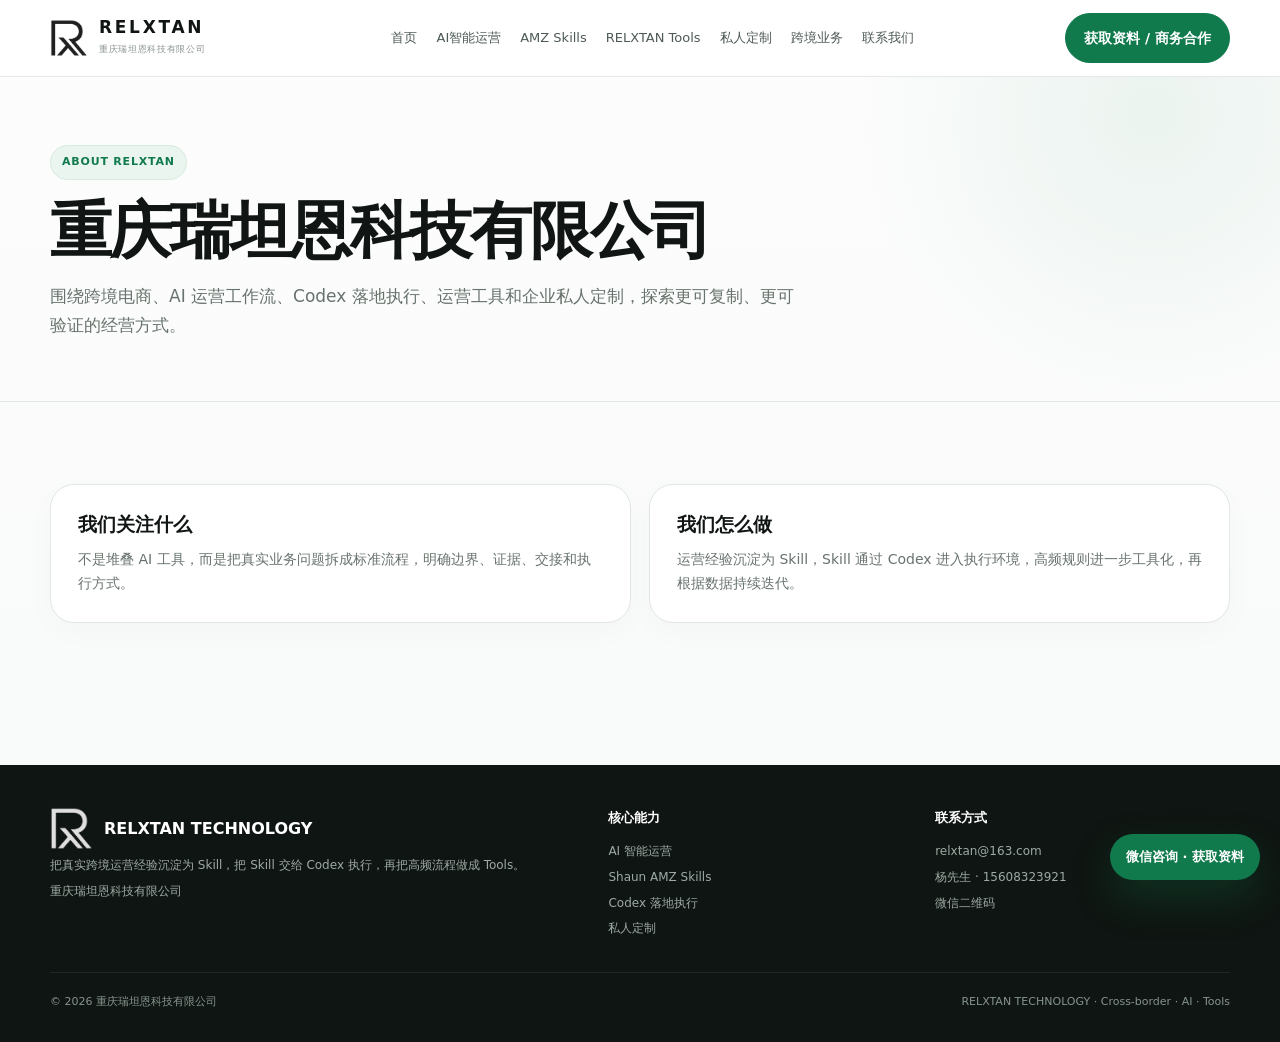
<file: about.html>
<!doctype html>
<html lang="zh-CN">
<head>
<meta charset="UTF-8">
<meta name="viewport" content="width=device-width,initial-scale=1">
<meta name="theme-color" content="#117a4d">
<title>关于瑞坦恩｜重庆瑞坦恩科技有限公司</title>
<meta name="description" content="重庆瑞坦恩科技有限公司，跨境电商、AI 工作流、Codex 落地、工具与企业定制。">
<meta property="og:type" content="website">
<meta property="og:title" content="关于瑞坦恩｜重庆瑞坦恩科技有限公司">
<meta property="og:description" content="重庆瑞坦恩科技有限公司，跨境电商、AI 工作流、Codex 落地、工具与企业定制。">
<meta property="og:url" content="https://shuranyang211-ai.github.io/relxtan/">
<link rel="canonical" href="https://shuranyang211-ai.github.io/relxtan/">
<link rel="icon" type="image/png" href="[data-uri]">
<style>
:root{
  --bg:#f7f9f8;--panel:#ffffff;--ink:#111614;--muted:#68736d;--line:#e1e7e3;
  --green:#117a4d;--green-2:#0b5e3a;--soft:#eaf5ef;--dark:#101714;--dark-2:#16221c;
  --shadow:0 24px 70px rgba(17,32,25,.08);--radius:24px;--max:1180px;
}
*{box-sizing:border-box}
html{scroll-behavior:smooth}
body{margin:0;color:var(--ink);background:linear-gradient(180deg,#fcfdfc 0%,var(--bg) 100%);
font-family:Inter,"PingFang SC","Microsoft YaHei",system-ui,-apple-system,BlinkMacSystemFont,"Segoe UI",sans-serif;line-height:1.72}
a{color:inherit;text-decoration:none}
img{max-width:100%;display:block}
button,input,textarea{font:inherit}
.wrap{width:min(var(--max),calc(100% - 40px));margin:auto}
.nav{position:sticky;top:0;z-index:100;background:rgba(255,255,255,.92);backdrop-filter:blur(18px);border-bottom:1px solid rgba(225,231,227,.9)}
.nav-in{height:76px;display:flex;align-items:center;justify-content:space-between;gap:24px}
.brand{display:flex;align-items:center;gap:11px;min-width:190px}
.brand-symbol{width:38px;height:38px;object-fit:contain}
.brand-copy b{display:block;font-size:17px;letter-spacing:2.7px;line-height:1}
.brand-copy small{display:block;color:#8b958f;font-size:9px;letter-spacing:.65px;margin-top:6px}
.nav-links{display:flex;align-items:center;gap:19px;font-size:13px;color:#4e5a54}
.nav-links a{padding:26px 0 23px;border-bottom:2px solid transparent}
.nav-links a:hover,.nav-links a.active{color:var(--green);border-bottom-color:var(--green)}
.nav-actions{display:flex;align-items:center;gap:9px}
.menu-btn{display:none;width:42px;height:42px;border:1px solid var(--line);border-radius:13px;background:#fff;font-size:20px}
.btn{display:inline-flex;align-items:center;justify-content:center;gap:8px;padding:12px 18px;border-radius:999px;border:1px solid var(--line);background:#fff;font-size:14px;font-weight:800;transition:.2s}
.btn:hover{transform:translateY(-2px);box-shadow:0 10px 26px rgba(17,32,25,.08)}
.btn.primary{background:var(--green);color:white;border-color:var(--green)}
.btn.primary:hover{background:var(--green-2)}
.btn.dark{background:var(--dark);color:white;border-color:var(--dark)}
.eyebrow{display:inline-flex;align-items:center;gap:8px;padding:7px 11px;border-radius:999px;background:var(--soft);border:1px solid #d8eadf;color:var(--green);font-weight:850;font-size:11px;letter-spacing:.8px;text-transform:uppercase}
.hero{position:relative;overflow:hidden;padding:92px 0 72px}
.hero-grid{display:grid;grid-template-columns:1.08fr .92fr;gap:54px;align-items:center}
.hero h1{font-size:clamp(45px,6vw,76px);line-height:1.04;letter-spacing:-2.8px;margin:21px 0 18px}
.hero h1 .accent{color:var(--green)}
.hero-lead{font-size:18px;color:var(--muted);max-width:720px;margin:0 0 28px}
.hero-actions{display:flex;gap:11px;flex-wrap:wrap}
.micro-points{display:flex;flex-wrap:wrap;gap:13px 22px;margin-top:23px;color:#68756e;font-size:13px}
.micro-points span:before{content:"✓";color:var(--green);font-weight:900;margin-right:6px}
.brand-stage{min-height:510px;position:relative;border-radius:34px;background:linear-gradient(145deg,#fff,#edf4f0);border:1px solid var(--line);overflow:hidden;box-shadow:var(--shadow)}
.brand-watermark{position:absolute;width:92%;max-width:520px;right:-7%;top:2%;opacity:.045;filter:grayscale(1)}
.brand-card{position:absolute;left:34px;right:34px;bottom:34px;background:rgba(16,23,20,.96);color:white;border-radius:26px;padding:31px}
.brand-card h3{font-size:31px;line-height:1.18;margin:0 0 10px;letter-spacing:-.8px}
.brand-card p{color:#b9c8c0;margin:0}
.brand-logo-inline{height:48px;width:auto;max-width:200px;margin-bottom:48px;object-fit:contain}
.stats{display:grid;grid-template-columns:repeat(3,1fr);gap:10px;margin-top:24px}
.stat{padding:15px;border-radius:16px;border:1px solid rgba(255,255,255,.1);background:rgba(255,255,255,.05)}
.stat b{display:block;font-size:18px}.stat span{font-size:11px;color:#aebfb6}
section{padding:82px 0}
.section-head{display:flex;justify-content:space-between;align-items:flex-end;gap:28px;margin-bottom:31px}
.section-head h2{font-size:38px;line-height:1.14;letter-spacing:-1.2px;margin:0}
.section-head p{max-width:600px;color:var(--muted);margin:0}
.grid-2{display:grid;grid-template-columns:repeat(2,1fr);gap:18px}
.grid-3{display:grid;grid-template-columns:repeat(3,1fr);gap:18px}
.grid-4{display:grid;grid-template-columns:repeat(4,1fr);gap:15px}
.card{background:#fff;border:1px solid var(--line);border-radius:var(--radius);padding:27px;box-shadow:0 9px 32px rgba(17,32,25,.025);transition:.22s}
.card:hover{transform:translateY(-4px);box-shadow:var(--shadow);border-color:#c8dbd0}
.card-icon{width:46px;height:46px;border-radius:14px;background:var(--soft);color:var(--green);display:grid;place-items:center;font-weight:900;margin-bottom:18px}
.card h3{font-size:19px;line-height:1.35;margin:0 0 9px}
.card p{color:var(--muted);font-size:14px;margin:0}
.card .meta{margin-top:14px;display:flex;gap:8px;flex-wrap:wrap}
.pill{font-size:11px;font-weight:800;padding:6px 9px;border:1px solid var(--line);background:#fafcfb;border-radius:999px;color:#627069}
.link-arrow{display:inline-flex;margin-top:16px;color:var(--green);font-size:13px;font-weight:850}
.dark-panel{background:linear-gradient(145deg,var(--dark),var(--dark-2));color:white;border-radius:32px;padding:42px;position:relative;overflow:hidden}
.dark-panel:after{content:"";position:absolute;width:330px;height:330px;border:1px solid rgba(255,255,255,.08);border-radius:50%;right:-130px;top:-120px}
.dark-panel h2,.dark-panel h3{position:relative;z-index:2}
.dark-panel p{color:#b8c7bf;position:relative;z-index:2}
.flow{display:grid;gap:12px}
.flow-step{display:grid;grid-template-columns:52px 1fr;gap:15px;padding:18px;background:#fff;border:1px solid var(--line);border-radius:18px}
.flow-num{width:46px;height:46px;border-radius:14px;background:var(--soft);display:grid;place-items:center;color:var(--green);font-weight:900}
.flow-step h3{margin:1px 0 4px;font-size:17px}.flow-step p{margin:0;font-size:13px;color:var(--muted)}
.pipeline{display:flex;align-items:stretch;gap:9px;overflow:auto;padding-bottom:8px}
.pipe{min-width:165px;background:#fff;border:1px solid var(--line);border-radius:18px;padding:17px}
.pipe b{display:block;font-size:14px;margin-bottom:6px}.pipe small{color:var(--muted)}
.pipe-arrow{display:grid;place-items:center;color:#9aa59f;font-weight:900}
.callout{border:1px solid #cfe4d7;background:linear-gradient(145deg,#f6fbf8,#edf7f1);border-radius:25px;padding:31px}
.callout h3{font-size:25px;margin:0 0 8px}.callout p{margin:0;color:var(--muted)}
.tool-card .tool-top{display:flex;justify-content:space-between;gap:16px;align-items:flex-start}
.tool-badge{font-size:10px;font-weight:900;color:var(--green);background:var(--soft);padding:6px 9px;border-radius:999px;white-space:nowrap}
.custom-note{margin-top:15px;padding:13px 14px;border-radius:14px;background:#f8faf9;border:1px dashed #cfdbd4;color:#536159;font-size:12px}
.skill-grid{display:grid;grid-template-columns:repeat(2,1fr);gap:14px}
.skill-card{background:#fff;border:1px solid var(--line);border-radius:20px;padding:21px}
.skill-title{display:flex;justify-content:space-between;gap:14px;align-items:flex-start}
.skill-title h3{font-size:17px;margin:0}.skill-title .pill{white-space:nowrap}
.skill-card p{font-size:13px;color:var(--muted);margin:8px 0 14px}
.io{display:grid;grid-template-columns:1fr 1fr;gap:8px}
.io div{font-size:11px;padding:10px;border-radius:11px;background:#f7f9f8;border:1px solid #edf0ee}
.io b{display:block;font-size:10px;color:#8a958f;text-transform:uppercase;margin-bottom:2px}
.page-hero{padding:68px 0 44px;border-bottom:1px solid var(--line);background:radial-gradient(circle at 90% 10%,rgba(17,122,77,.07),transparent 25%)}
.page-hero h1{font-size:clamp(39px,5vw,62px);line-height:1.08;letter-spacing:-2px;margin:18px 0 14px}
.page-hero p{max-width:760px;color:var(--muted);font-size:17px}
.kicker{color:var(--green);font-weight:850}
.contact-grid{display:grid;grid-template-columns:1fr .82fr;gap:24px}
.contact-list{display:grid;gap:11px;margin-top:24px}
.contact-item{display:flex;gap:13px;align-items:center;padding:16px;border:1px solid var(--line);background:#fff;border-radius:17px}
.contact-item b{display:block}.contact-item small{color:var(--muted)}
.qr-card{background:#fff;border:1px solid var(--line);border-radius:28px;padding:28px;text-align:center}
.qr-card img{width:min(320px,100%);margin:0 auto 15px}
.qr-card h3{margin:0 0 4px}.qr-card p{color:var(--muted);margin:0;font-size:13px}
.case-card{display:flex;flex-direction:column;min-height:250px}.case-card .spacer{flex:1}
.footer{padding:42px 0 30px;background:#0f1512;color:#c9d2cd;margin-top:60px}
.footer-grid{display:grid;grid-template-columns:1.25fr .7fr .7fr;gap:32px}
.footer-logo{display:flex;align-items:center;gap:11px;color:white}.footer-logo img{width:43px;height:43px;object-fit:contain;filter:invert(1)}
.footer h4{font-size:13px;color:white;margin:0 0 12px}.footer a,.footer p{font-size:12px;color:#9eaaa4;margin:5px 0}
.footer-bottom{margin-top:28px;padding-top:20px;border-top:1px solid rgba(255,255,255,.08);display:flex;justify-content:space-between;gap:20px;color:#87948d;font-size:11px}
.float-contact{position:fixed;right:20px;bottom:20px;z-index:80;background:var(--green);color:white;padding:12px 16px;border-radius:999px;box-shadow:0 18px 40px rgba(17,122,77,.28);font-size:13px;font-weight:850}
.mobile-bar{display:none}
.notice{font-size:12px;color:#7b8780;margin-top:12px}
.article{background:#fff;border:1px solid var(--line);border-radius:24px;padding:28px}.article h3{margin:0 0 8px}.article p{color:var(--muted);font-size:14px}
.filter-row{display:flex;gap:8px;flex-wrap:wrap;margin-bottom:20px}
.filter-row button{border:1px solid var(--line);background:#fff;border-radius:999px;padding:8px 12px;font-size:12px;cursor:pointer}.filter-row button.active{background:var(--green);color:white;border-color:var(--green)}
.hidden{display:none!important}
@media(max-width:980px){
  .nav-links{display:none;position:absolute;top:76px;left:0;right:0;background:white;border-bottom:1px solid var(--line);padding:10px 20px 18px;flex-direction:column;align-items:stretch;gap:0}
  .nav-links.open{display:flex}.nav-links a{padding:12px 0;border-bottom:1px solid #eef1ef}.menu-btn{display:block}.nav-actions .btn{display:none}
  .hero-grid,.contact-grid,.footer-grid{grid-template-columns:1fr}.grid-4{grid-template-columns:repeat(2,1fr)}.grid-3{grid-template-columns:1fr 1fr}.section-head{align-items:flex-start;flex-direction:column}
  .brand-stage{min-height:420px}.skill-grid{grid-template-columns:1fr}
}
@media(max-width:650px){
  .wrap{width:min(var(--max),calc(100% - 24px))}.hero{padding:62px 0 42px}.hero h1{font-size:46px;letter-spacing:-1.8px}.hero-lead{font-size:16px}
  section{padding:62px 0}.grid-2,.grid-3,.grid-4{grid-template-columns:1fr}.stats{grid-template-columns:1fr 1fr}.stat:last-child{grid-column:1/-1}
  .brand-card{left:18px;right:18px;bottom:18px;padding:24px}.brand-card h3{font-size:26px}.brand-logo-inline{margin-bottom:32px}
  .dark-panel{padding:28px}.section-head h2{font-size:31px}.page-hero h1{font-size:40px}.io{grid-template-columns:1fr}
  .float-contact{display:none}.mobile-bar{display:flex;position:fixed;z-index:90;left:0;right:0;bottom:0;background:rgba(255,255,255,.97);border-top:1px solid var(--line);padding:9px 12px;gap:9px}.mobile-bar a{flex:1;text-align:center;border-radius:13px;padding:10px;font-size:12px;font-weight:850}.mobile-bar a:first-child{background:var(--green);color:white}.mobile-bar a:last-child{background:#fff;border:1px solid var(--line)}
  body{padding-bottom:65px}
}
</style>
<script type="application/ld+json">{"@context": "https://schema.org", "@type": "Organization", "name": "重庆瑞坦恩科技有限公司", "alternateName": "RELXTAN TECHNOLOGY", "url": "https://shuranyang211-ai.github.io/relxtan/", "email": "mailto:relxtan@163.com", "telephone": "+86-15608323921", "contactPoint": {"@type": "ContactPoint", "telephone": "+86-15608323921", "contactType": "business inquiries", "availableLanguage": ["zh-CN"]}}</script>
</head>
<body>

<header class="nav">
  <div class="wrap nav-in">
    <a class="brand" href="index.html" aria-label="RELXTAN 首页">
      <img class="brand-symbol" src="[data-uri]" alt="RELXTAN">
      <span class="brand-copy"><b>RELXTAN</b><small>重庆瑞坦恩科技有限公司</small></span>
    </a>
    <nav class="nav-links"><a href="index.html" class="">首页</a><a href="ai-operations.html" class="">AI智能运营</a><a href="skills.html" class="">AMZ Skills</a><a href="tools.html" class="">RELXTAN Tools</a><a href="custom.html" class="">私人定制</a><a href="cross-border.html" class="">跨境业务</a><a href="contact.html" class="">联系我们</a></nav>
    <div class="nav-actions">
      <a class="btn primary" href="contact.html">获取资料 / 商务合作</a>
      <button class="menu-btn" aria-label="打开导航">☰</button>
    </div>
  </div>
</header>

<main>
<section class="page-hero"><div class="wrap"><span class="eyebrow">ABOUT RELXTAN</span><h1>重庆瑞坦恩科技有限公司</h1><p>围绕跨境电商、AI 运营工作流、Codex 落地执行、运营工具和企业私人定制，探索更可复制、更可验证的经营方式。</p></div></section>
<section><div class="wrap">
  <div class="grid-2">
    <div class="card"><h3>我们关注什么</h3><p>不是堆叠 AI 工具，而是把真实业务问题拆成标准流程，明确边界、证据、交接和执行方式。</p></div>
    <div class="card"><h3>我们怎么做</h3><p>运营经验沉淀为 Skill，Skill 通过 Codex 进入执行环境，高频规则进一步工具化，再根据数据持续迭代。</p></div>
  </div>
</div></section>
</main>

<a class="float-contact" href="contact.html">微信咨询 · 获取资料</a>
<div class="mobile-bar"><a href="contact.html">微信咨询</a><a href="tel:15608323921">电话联系</a></div>
<footer class="footer">
  <div class="wrap">
    <div class="footer-grid">
      <div>
        <div class="footer-logo"><img src="[data-uri]" alt=""><strong>RELXTAN TECHNOLOGY</strong></div>
        <p>把真实跨境运营经验沉淀为 Skill，把 Skill 交给 Codex 执行，再把高频流程做成 Tools。</p>
        <p>重庆瑞坦恩科技有限公司</p>
      </div>
      <div>
        <h4>核心能力</h4>
        <p><a href="ai-operations.html">AI 智能运营</a></p>
        <p><a href="skills.html">Shaun AMZ Skills</a></p>
        <p><a href="codex.html">Codex 落地执行</a></p>
        <p><a href="custom.html">私人定制</a></p>
      </div>
      <div>
        <h4>联系方式</h4>
        <p><a href="mailto:relxtan@163.com">relxtan@163.com</a></p>
        <p><a href="tel:15608323921">杨先生 · 15608323921</a></p>
        <p><a href="contact.html">微信二维码</a></p>
      </div>
    </div>
    <div class="footer-bottom"><span>© 2026 重庆瑞坦恩科技有限公司</span><span>RELXTAN TECHNOLOGY · Cross-border · AI · Tools</span></div>
  </div>
</footer>

<script>
document.addEventListener('DOMContentLoaded',()=>{
  const menu=document.querySelector('.menu-btn');
  const links=document.querySelector('.nav-links');
  if(menu&&links){menu.addEventListener('click',()=>links.classList.toggle('open'));}
  document.querySelectorAll('[data-filter]').forEach(btn=>{
    btn.addEventListener('click',()=>{
      const group=btn.closest('.filter-row');
      group.querySelectorAll('button').forEach(b=>b.classList.remove('active'));
      btn.classList.add('active');
      const v=btn.dataset.filter;
      document.querySelectorAll('[data-cat]').forEach(card=>{
        card.classList.toggle('hidden',v!=='全部'&&card.dataset.cat!==v);
      });
    });
  });
});
</script>
</body>
</html>
</file>
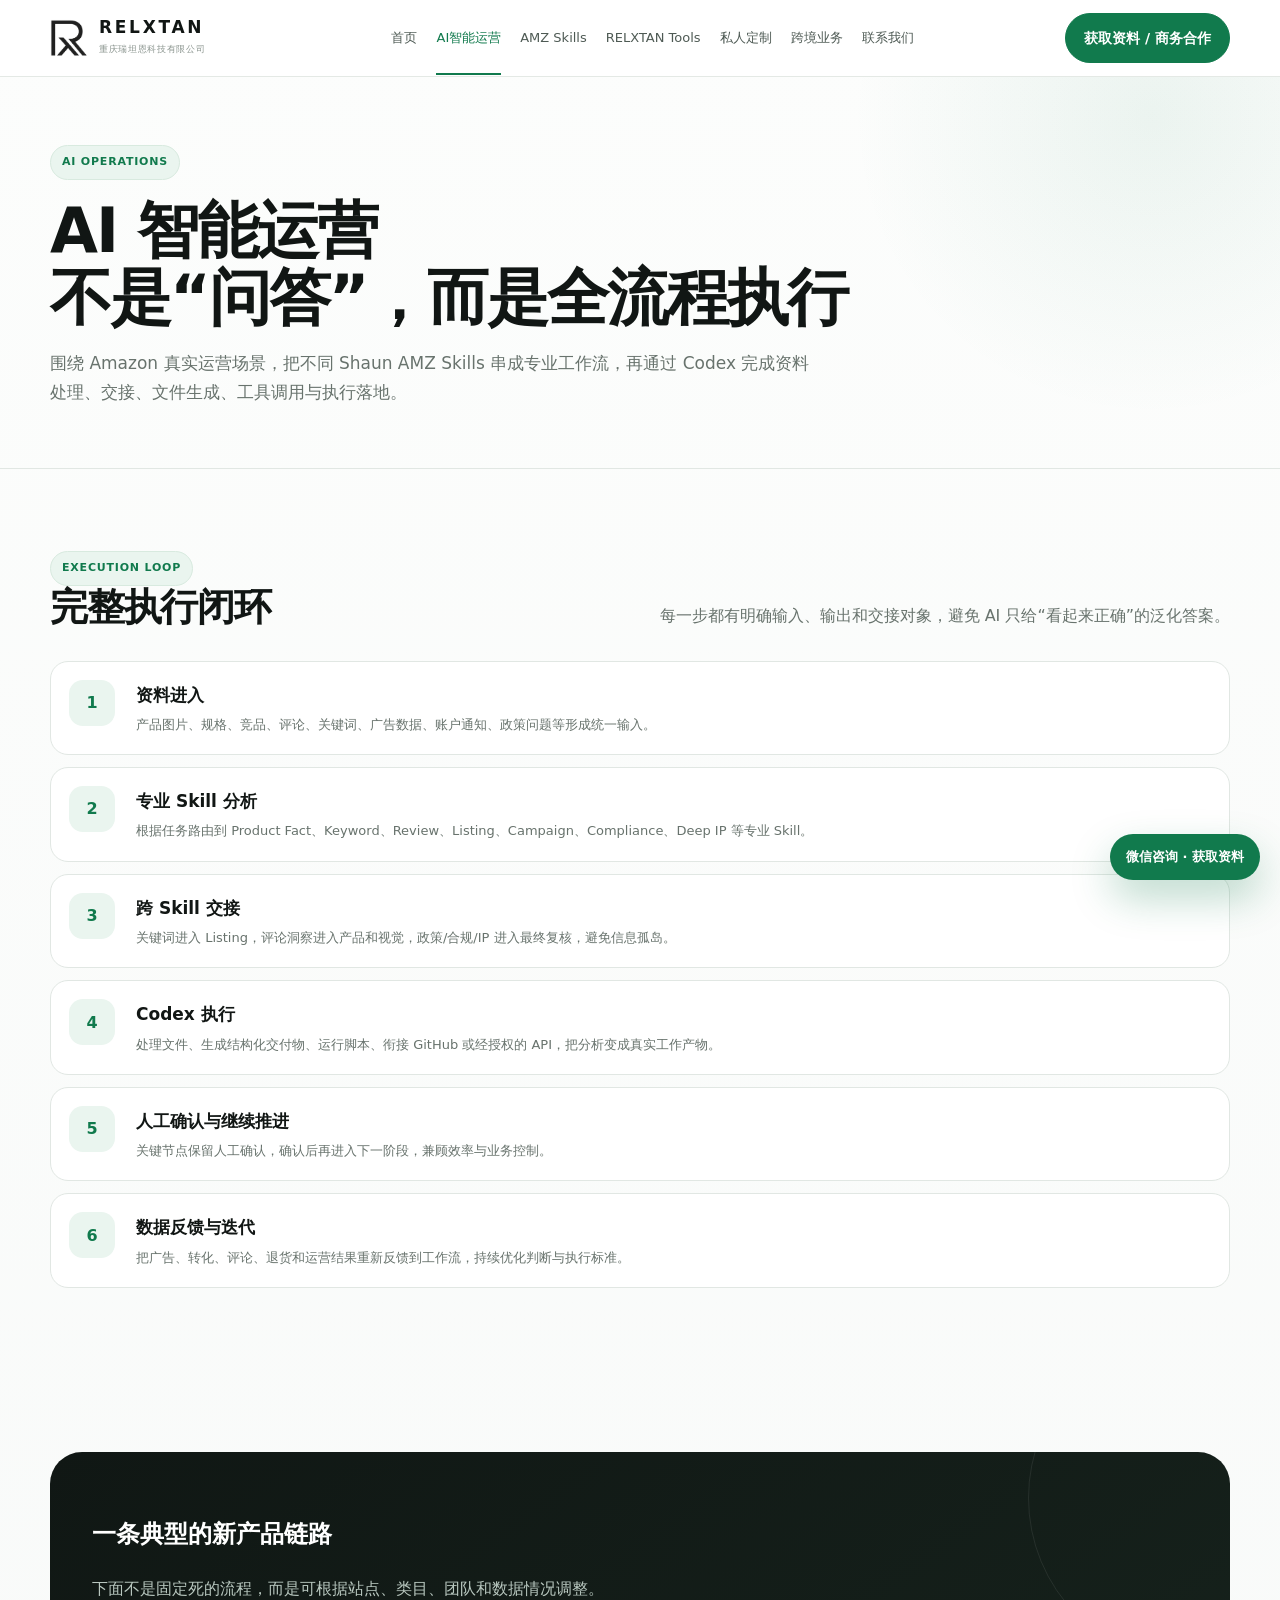
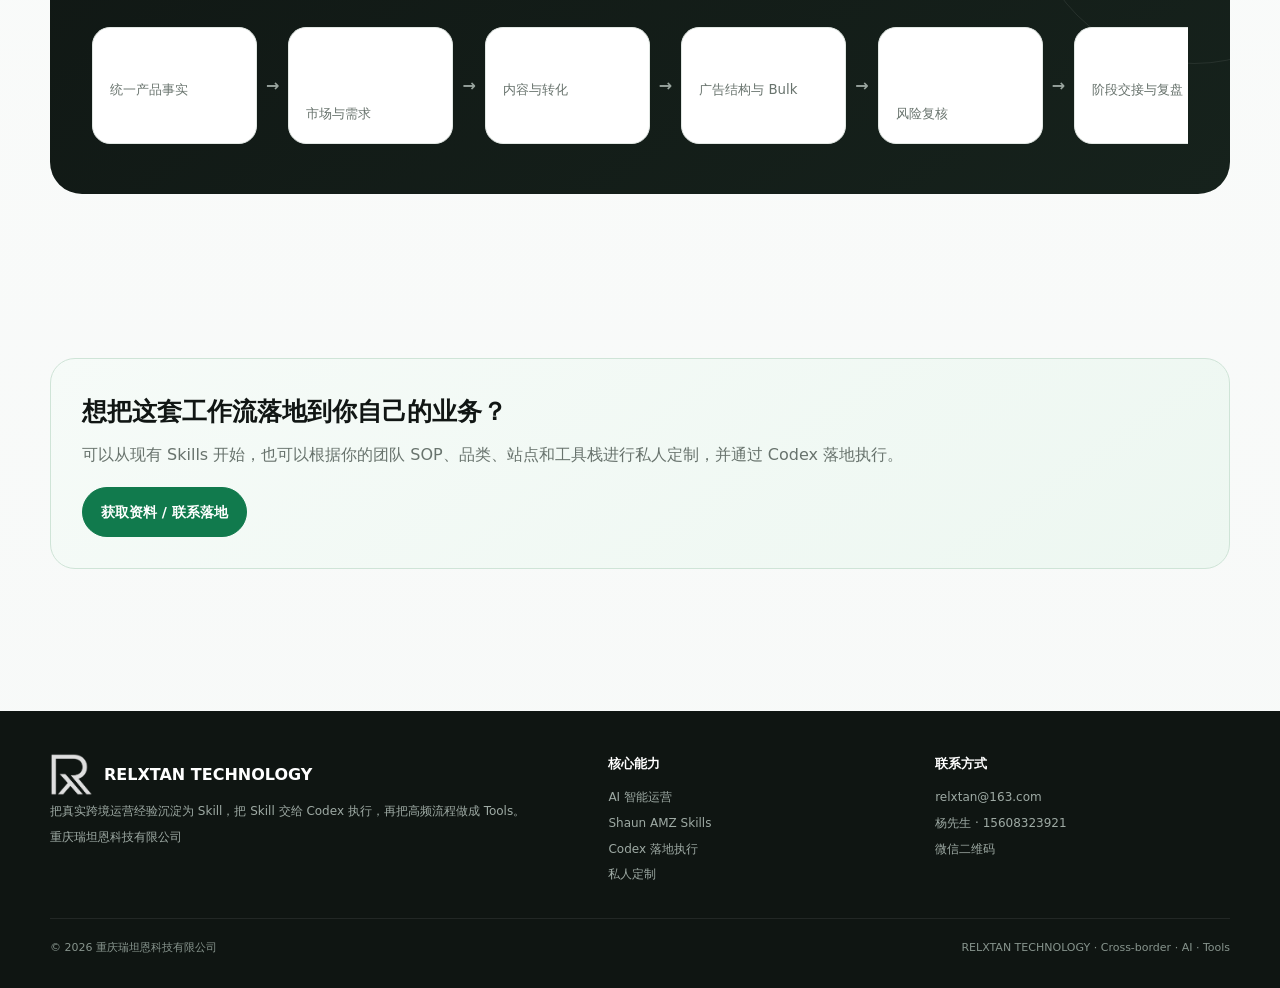
<file: ai-operations.html>
<!doctype html>
<html lang="zh-CN">
<head>
<meta charset="UTF-8">
<meta name="viewport" content="width=device-width,initial-scale=1">
<meta name="theme-color" content="#117a4d">
<title>AI 智能运营｜RELXTAN</title>
<meta name="description" content="以 Shaun AMZ Skills + Codex 为核心的 Amazon 全流程 AI 智能运营体系。">
<meta property="og:type" content="website">
<meta property="og:title" content="AI 智能运营｜RELXTAN">
<meta property="og:description" content="以 Shaun AMZ Skills + Codex 为核心的 Amazon 全流程 AI 智能运营体系。">
<meta property="og:url" content="https://shuranyang211-ai.github.io/relxtan/ai-operations.html">
<link rel="canonical" href="https://shuranyang211-ai.github.io/relxtan/ai-operations.html">
<link rel="icon" type="image/png" href="[data-uri]">
<style>
:root{
  --bg:#f7f9f8;--panel:#ffffff;--ink:#111614;--muted:#68736d;--line:#e1e7e3;
  --green:#117a4d;--green-2:#0b5e3a;--soft:#eaf5ef;--dark:#101714;--dark-2:#16221c;
  --shadow:0 24px 70px rgba(17,32,25,.08);--radius:24px;--max:1180px;
}
*{box-sizing:border-box}
html{scroll-behavior:smooth}
body{margin:0;color:var(--ink);background:linear-gradient(180deg,#fcfdfc 0%,var(--bg) 100%);
font-family:Inter,"PingFang SC","Microsoft YaHei",system-ui,-apple-system,BlinkMacSystemFont,"Segoe UI",sans-serif;line-height:1.72}
a{color:inherit;text-decoration:none}
img{max-width:100%;display:block}
button,input,textarea{font:inherit}
.wrap{width:min(var(--max),calc(100% - 40px));margin:auto}
.nav{position:sticky;top:0;z-index:100;background:rgba(255,255,255,.92);backdrop-filter:blur(18px);border-bottom:1px solid rgba(225,231,227,.9)}
.nav-in{height:76px;display:flex;align-items:center;justify-content:space-between;gap:24px}
.brand{display:flex;align-items:center;gap:11px;min-width:190px}
.brand-symbol{width:38px;height:38px;object-fit:contain}
.brand-copy b{display:block;font-size:17px;letter-spacing:2.7px;line-height:1}
.brand-copy small{display:block;color:#8b958f;font-size:9px;letter-spacing:.65px;margin-top:6px}
.nav-links{display:flex;align-items:center;gap:19px;font-size:13px;color:#4e5a54}
.nav-links a{padding:26px 0 23px;border-bottom:2px solid transparent}
.nav-links a:hover,.nav-links a.active{color:var(--green);border-bottom-color:var(--green)}
.nav-actions{display:flex;align-items:center;gap:9px}
.menu-btn{display:none;width:42px;height:42px;border:1px solid var(--line);border-radius:13px;background:#fff;font-size:20px}
.btn{display:inline-flex;align-items:center;justify-content:center;gap:8px;padding:12px 18px;border-radius:999px;border:1px solid var(--line);background:#fff;font-size:14px;font-weight:800;transition:.2s}
.btn:hover{transform:translateY(-2px);box-shadow:0 10px 26px rgba(17,32,25,.08)}
.btn.primary{background:var(--green);color:white;border-color:var(--green)}
.btn.primary:hover{background:var(--green-2)}
.btn.dark{background:var(--dark);color:white;border-color:var(--dark)}
.eyebrow{display:inline-flex;align-items:center;gap:8px;padding:7px 11px;border-radius:999px;background:var(--soft);border:1px solid #d8eadf;color:var(--green);font-weight:850;font-size:11px;letter-spacing:.8px;text-transform:uppercase}
.hero{position:relative;overflow:hidden;padding:92px 0 72px}
.hero-grid{display:grid;grid-template-columns:1.08fr .92fr;gap:54px;align-items:center}
.hero h1{font-size:clamp(45px,6vw,76px);line-height:1.04;letter-spacing:-2.8px;margin:21px 0 18px}
.hero h1 .accent{color:var(--green)}
.hero-lead{font-size:18px;color:var(--muted);max-width:720px;margin:0 0 28px}
.hero-actions{display:flex;gap:11px;flex-wrap:wrap}
.micro-points{display:flex;flex-wrap:wrap;gap:13px 22px;margin-top:23px;color:#68756e;font-size:13px}
.micro-points span:before{content:"✓";color:var(--green);font-weight:900;margin-right:6px}
.brand-stage{min-height:510px;position:relative;border-radius:34px;background:linear-gradient(145deg,#fff,#edf4f0);border:1px solid var(--line);overflow:hidden;box-shadow:var(--shadow)}
.brand-watermark{position:absolute;width:92%;max-width:520px;right:-7%;top:2%;opacity:.045;filter:grayscale(1)}
.brand-card{position:absolute;left:34px;right:34px;bottom:34px;background:rgba(16,23,20,.96);color:white;border-radius:26px;padding:31px}
.brand-card h3{font-size:31px;line-height:1.18;margin:0 0 10px;letter-spacing:-.8px}
.brand-card p{color:#b9c8c0;margin:0}
.brand-logo-inline{height:48px;width:auto;max-width:200px;margin-bottom:48px;object-fit:contain}
.stats{display:grid;grid-template-columns:repeat(3,1fr);gap:10px;margin-top:24px}
.stat{padding:15px;border-radius:16px;border:1px solid rgba(255,255,255,.1);background:rgba(255,255,255,.05)}
.stat b{display:block;font-size:18px}.stat span{font-size:11px;color:#aebfb6}
section{padding:82px 0}
.section-head{display:flex;justify-content:space-between;align-items:flex-end;gap:28px;margin-bottom:31px}
.section-head h2{font-size:38px;line-height:1.14;letter-spacing:-1.2px;margin:0}
.section-head p{max-width:600px;color:var(--muted);margin:0}
.grid-2{display:grid;grid-template-columns:repeat(2,1fr);gap:18px}
.grid-3{display:grid;grid-template-columns:repeat(3,1fr);gap:18px}
.grid-4{display:grid;grid-template-columns:repeat(4,1fr);gap:15px}
.card{background:#fff;border:1px solid var(--line);border-radius:var(--radius);padding:27px;box-shadow:0 9px 32px rgba(17,32,25,.025);transition:.22s}
.card:hover{transform:translateY(-4px);box-shadow:var(--shadow);border-color:#c8dbd0}
.card-icon{width:46px;height:46px;border-radius:14px;background:var(--soft);color:var(--green);display:grid;place-items:center;font-weight:900;margin-bottom:18px}
.card h3{font-size:19px;line-height:1.35;margin:0 0 9px}
.card p{color:var(--muted);font-size:14px;margin:0}
.card .meta{margin-top:14px;display:flex;gap:8px;flex-wrap:wrap}
.pill{font-size:11px;font-weight:800;padding:6px 9px;border:1px solid var(--line);background:#fafcfb;border-radius:999px;color:#627069}
.link-arrow{display:inline-flex;margin-top:16px;color:var(--green);font-size:13px;font-weight:850}
.dark-panel{background:linear-gradient(145deg,var(--dark),var(--dark-2));color:white;border-radius:32px;padding:42px;position:relative;overflow:hidden}
.dark-panel:after{content:"";position:absolute;width:330px;height:330px;border:1px solid rgba(255,255,255,.08);border-radius:50%;right:-130px;top:-120px}
.dark-panel h2,.dark-panel h3{position:relative;z-index:2}
.dark-panel p{color:#b8c7bf;position:relative;z-index:2}
.flow{display:grid;gap:12px}
.flow-step{display:grid;grid-template-columns:52px 1fr;gap:15px;padding:18px;background:#fff;border:1px solid var(--line);border-radius:18px}
.flow-num{width:46px;height:46px;border-radius:14px;background:var(--soft);display:grid;place-items:center;color:var(--green);font-weight:900}
.flow-step h3{margin:1px 0 4px;font-size:17px}.flow-step p{margin:0;font-size:13px;color:var(--muted)}
.pipeline{display:flex;align-items:stretch;gap:9px;overflow:auto;padding-bottom:8px}
.pipe{min-width:165px;background:#fff;border:1px solid var(--line);border-radius:18px;padding:17px}
.pipe b{display:block;font-size:14px;margin-bottom:6px}.pipe small{color:var(--muted)}
.pipe-arrow{display:grid;place-items:center;color:#9aa59f;font-weight:900}
.callout{border:1px solid #cfe4d7;background:linear-gradient(145deg,#f6fbf8,#edf7f1);border-radius:25px;padding:31px}
.callout h3{font-size:25px;margin:0 0 8px}.callout p{margin:0;color:var(--muted)}
.tool-card .tool-top{display:flex;justify-content:space-between;gap:16px;align-items:flex-start}
.tool-badge{font-size:10px;font-weight:900;color:var(--green);background:var(--soft);padding:6px 9px;border-radius:999px;white-space:nowrap}
.custom-note{margin-top:15px;padding:13px 14px;border-radius:14px;background:#f8faf9;border:1px dashed #cfdbd4;color:#536159;font-size:12px}
.skill-grid{display:grid;grid-template-columns:repeat(2,1fr);gap:14px}
.skill-card{background:#fff;border:1px solid var(--line);border-radius:20px;padding:21px}
.skill-title{display:flex;justify-content:space-between;gap:14px;align-items:flex-start}
.skill-title h3{font-size:17px;margin:0}.skill-title .pill{white-space:nowrap}
.skill-card p{font-size:13px;color:var(--muted);margin:8px 0 14px}
.io{display:grid;grid-template-columns:1fr 1fr;gap:8px}
.io div{font-size:11px;padding:10px;border-radius:11px;background:#f7f9f8;border:1px solid #edf0ee}
.io b{display:block;font-size:10px;color:#8a958f;text-transform:uppercase;margin-bottom:2px}
.page-hero{padding:68px 0 44px;border-bottom:1px solid var(--line);background:radial-gradient(circle at 90% 10%,rgba(17,122,77,.07),transparent 25%)}
.page-hero h1{font-size:clamp(39px,5vw,62px);line-height:1.08;letter-spacing:-2px;margin:18px 0 14px}
.page-hero p{max-width:760px;color:var(--muted);font-size:17px}
.kicker{color:var(--green);font-weight:850}
.contact-grid{display:grid;grid-template-columns:1fr .82fr;gap:24px}
.contact-list{display:grid;gap:11px;margin-top:24px}
.contact-item{display:flex;gap:13px;align-items:center;padding:16px;border:1px solid var(--line);background:#fff;border-radius:17px}
.contact-item b{display:block}.contact-item small{color:var(--muted)}
.qr-card{background:#fff;border:1px solid var(--line);border-radius:28px;padding:28px;text-align:center}
.qr-card img{width:min(320px,100%);margin:0 auto 15px}
.qr-card h3{margin:0 0 4px}.qr-card p{color:var(--muted);margin:0;font-size:13px}
.case-card{display:flex;flex-direction:column;min-height:250px}.case-card .spacer{flex:1}
.footer{padding:42px 0 30px;background:#0f1512;color:#c9d2cd;margin-top:60px}
.footer-grid{display:grid;grid-template-columns:1.25fr .7fr .7fr;gap:32px}
.footer-logo{display:flex;align-items:center;gap:11px;color:white}.footer-logo img{width:43px;height:43px;object-fit:contain;filter:invert(1)}
.footer h4{font-size:13px;color:white;margin:0 0 12px}.footer a,.footer p{font-size:12px;color:#9eaaa4;margin:5px 0}
.footer-bottom{margin-top:28px;padding-top:20px;border-top:1px solid rgba(255,255,255,.08);display:flex;justify-content:space-between;gap:20px;color:#87948d;font-size:11px}
.float-contact{position:fixed;right:20px;bottom:20px;z-index:80;background:var(--green);color:white;padding:12px 16px;border-radius:999px;box-shadow:0 18px 40px rgba(17,122,77,.28);font-size:13px;font-weight:850}
.mobile-bar{display:none}
.notice{font-size:12px;color:#7b8780;margin-top:12px}
.article{background:#fff;border:1px solid var(--line);border-radius:24px;padding:28px}.article h3{margin:0 0 8px}.article p{color:var(--muted);font-size:14px}
.filter-row{display:flex;gap:8px;flex-wrap:wrap;margin-bottom:20px}
.filter-row button{border:1px solid var(--line);background:#fff;border-radius:999px;padding:8px 12px;font-size:12px;cursor:pointer}.filter-row button.active{background:var(--green);color:white;border-color:var(--green)}
.hidden{display:none!important}
@media(max-width:980px){
  .nav-links{display:none;position:absolute;top:76px;left:0;right:0;background:white;border-bottom:1px solid var(--line);padding:10px 20px 18px;flex-direction:column;align-items:stretch;gap:0}
  .nav-links.open{display:flex}.nav-links a{padding:12px 0;border-bottom:1px solid #eef1ef}.menu-btn{display:block}.nav-actions .btn{display:none}
  .hero-grid,.contact-grid,.footer-grid{grid-template-columns:1fr}.grid-4{grid-template-columns:repeat(2,1fr)}.grid-3{grid-template-columns:1fr 1fr}.section-head{align-items:flex-start;flex-direction:column}
  .brand-stage{min-height:420px}.skill-grid{grid-template-columns:1fr}
}
@media(max-width:650px){
  .wrap{width:min(var(--max),calc(100% - 24px))}.hero{padding:62px 0 42px}.hero h1{font-size:46px;letter-spacing:-1.8px}.hero-lead{font-size:16px}
  section{padding:62px 0}.grid-2,.grid-3,.grid-4{grid-template-columns:1fr}.stats{grid-template-columns:1fr 1fr}.stat:last-child{grid-column:1/-1}
  .brand-card{left:18px;right:18px;bottom:18px;padding:24px}.brand-card h3{font-size:26px}.brand-logo-inline{margin-bottom:32px}
  .dark-panel{padding:28px}.section-head h2{font-size:31px}.page-hero h1{font-size:40px}.io{grid-template-columns:1fr}
  .float-contact{display:none}.mobile-bar{display:flex;position:fixed;z-index:90;left:0;right:0;bottom:0;background:rgba(255,255,255,.97);border-top:1px solid var(--line);padding:9px 12px;gap:9px}.mobile-bar a{flex:1;text-align:center;border-radius:13px;padding:10px;font-size:12px;font-weight:850}.mobile-bar a:first-child{background:var(--green);color:white}.mobile-bar a:last-child{background:#fff;border:1px solid var(--line)}
  body{padding-bottom:65px}
}
</style>
<script type="application/ld+json">{"@context": "https://schema.org", "@type": "Organization", "name": "重庆瑞坦恩科技有限公司", "alternateName": "RELXTAN TECHNOLOGY", "url": "https://shuranyang211-ai.github.io/relxtan/", "email": "mailto:relxtan@163.com", "telephone": "+86-15608323921", "contactPoint": {"@type": "ContactPoint", "telephone": "+86-15608323921", "contactType": "business inquiries", "availableLanguage": ["zh-CN"]}}</script>
</head>
<body>

<header class="nav">
  <div class="wrap nav-in">
    <a class="brand" href="index.html" aria-label="RELXTAN 首页">
      <img class="brand-symbol" src="[data-uri]" alt="RELXTAN">
      <span class="brand-copy"><b>RELXTAN</b><small>重庆瑞坦恩科技有限公司</small></span>
    </a>
    <nav class="nav-links"><a href="index.html" class="">首页</a><a href="ai-operations.html" class="active">AI智能运营</a><a href="skills.html" class="">AMZ Skills</a><a href="tools.html" class="">RELXTAN Tools</a><a href="custom.html" class="">私人定制</a><a href="cross-border.html" class="">跨境业务</a><a href="contact.html" class="">联系我们</a></nav>
    <div class="nav-actions">
      <a class="btn primary" href="contact.html">获取资料 / 商务合作</a>
      <button class="menu-btn" aria-label="打开导航">☰</button>
    </div>
  </div>
</header>

<main>
<section class="page-hero"><div class="wrap"><span class="eyebrow">AI OPERATIONS</span><h1>AI 智能运营<br>不是“问答”，而是全流程执行</h1><p>围绕 Amazon 真实运营场景，把不同 Shaun AMZ Skills 串成专业工作流，再通过 Codex 完成资料处理、交接、文件生成、工具调用与执行落地。</p></div></section>
<section><div class="wrap">
  <div class="section-head"><div><span class="eyebrow">Execution Loop</span><h2>完整执行闭环</h2></div><p>每一步都有明确输入、输出和交接对象，避免 AI 只给“看起来正确”的泛化答案。</p></div>
  <div class="flow">
    <div class="flow-step"><div class="flow-num">1</div><div><h3>资料进入</h3><p>产品图片、规格、竞品、评论、关键词、广告数据、账户通知、政策问题等形成统一输入。</p></div></div>
    <div class="flow-step"><div class="flow-num">2</div><div><h3>专业 Skill 分析</h3><p>根据任务路由到 Product Fact、Keyword、Review、Listing、Campaign、Compliance、Deep IP 等专业 Skill。</p></div></div>
    <div class="flow-step"><div class="flow-num">3</div><div><h3>跨 Skill 交接</h3><p>关键词进入 Listing，评论洞察进入产品和视觉，政策/合规/IP 进入最终复核，避免信息孤岛。</p></div></div>
    <div class="flow-step"><div class="flow-num">4</div><div><h3>Codex 执行</h3><p>处理文件、生成结构化交付物、运行脚本、衔接 GitHub 或经授权的 API，把分析变成真实工作产物。</p></div></div>
    <div class="flow-step"><div class="flow-num">5</div><div><h3>人工确认与继续推进</h3><p>关键节点保留人工确认，确认后再进入下一阶段，兼顾效率与业务控制。</p></div></div>
    <div class="flow-step"><div class="flow-num">6</div><div><h3>数据反馈与迭代</h3><p>把广告、转化、评论、退货和运营结果重新反馈到工作流，持续优化判断与执行标准。</p></div></div>
  </div>
</div></section>
<section><div class="wrap">
  <div class="dark-panel">
    <h2>一条典型的新产品链路</h2><p>下面不是固定死的流程，而是可根据站点、类目、团队和数据情况调整。</p>
    <div class="pipeline" style="margin-top:24px">
      <div class="pipe"><b>Product Fact</b><small>统一产品事实</small></div><div class="pipe-arrow">→</div>
      <div class="pipe"><b>Keyword + Review</b><small>市场与需求</small></div><div class="pipe-arrow">→</div>
      <div class="pipe"><b>Listing + A+</b><small>内容与转化</small></div><div class="pipe-arrow">→</div>
      <div class="pipe"><b>Campaign</b><small>广告结构与 Bulk</small></div><div class="pipe-arrow">→</div>
      <div class="pipe"><b>Policy / Compliance / IP</b><small>风险复核</small></div><div class="pipe-arrow">→</div>
      <div class="pipe"><b>Operations</b><small>阶段交接与复盘</small></div>
    </div>
  </div>
</div></section>
<section><div class="wrap"><div class="callout"><h3>想把这套工作流落地到你自己的业务？</h3><p>可以从现有 Skills 开始，也可以根据你的团队 SOP、品类、站点和工具栈进行私人定制，并通过 Codex 落地执行。</p><div style="margin-top:18px"><a class="btn primary" href="contact.html">获取资料 / 联系落地</a></div></div></div></section>
</main>

<a class="float-contact" href="contact.html">微信咨询 · 获取资料</a>
<div class="mobile-bar"><a href="contact.html">微信咨询</a><a href="tel:15608323921">电话联系</a></div>
<footer class="footer">
  <div class="wrap">
    <div class="footer-grid">
      <div>
        <div class="footer-logo"><img src="[data-uri]" alt=""><strong>RELXTAN TECHNOLOGY</strong></div>
        <p>把真实跨境运营经验沉淀为 Skill，把 Skill 交给 Codex 执行，再把高频流程做成 Tools。</p>
        <p>重庆瑞坦恩科技有限公司</p>
      </div>
      <div>
        <h4>核心能力</h4>
        <p><a href="ai-operations.html">AI 智能运营</a></p>
        <p><a href="skills.html">Shaun AMZ Skills</a></p>
        <p><a href="codex.html">Codex 落地执行</a></p>
        <p><a href="custom.html">私人定制</a></p>
      </div>
      <div>
        <h4>联系方式</h4>
        <p><a href="mailto:relxtan@163.com">relxtan@163.com</a></p>
        <p><a href="tel:15608323921">杨先生 · 15608323921</a></p>
        <p><a href="contact.html">微信二维码</a></p>
      </div>
    </div>
    <div class="footer-bottom"><span>© 2026 重庆瑞坦恩科技有限公司</span><span>RELXTAN TECHNOLOGY · Cross-border · AI · Tools</span></div>
  </div>
</footer>

<script>
document.addEventListener('DOMContentLoaded',()=>{
  const menu=document.querySelector('.menu-btn');
  const links=document.querySelector('.nav-links');
  if(menu&&links){menu.addEventListener('click',()=>links.classList.toggle('open'));}
  document.querySelectorAll('[data-filter]').forEach(btn=>{
    btn.addEventListener('click',()=>{
      const group=btn.closest('.filter-row');
      group.querySelectorAll('button').forEach(b=>b.classList.remove('active'));
      btn.classList.add('active');
      const v=btn.dataset.filter;
      document.querySelectorAll('[data-cat]').forEach(card=>{
        card.classList.toggle('hidden',v!=='全部'&&card.dataset.cat!==v);
      });
    });
  });
});
</script>
</body>
</html>
</file>
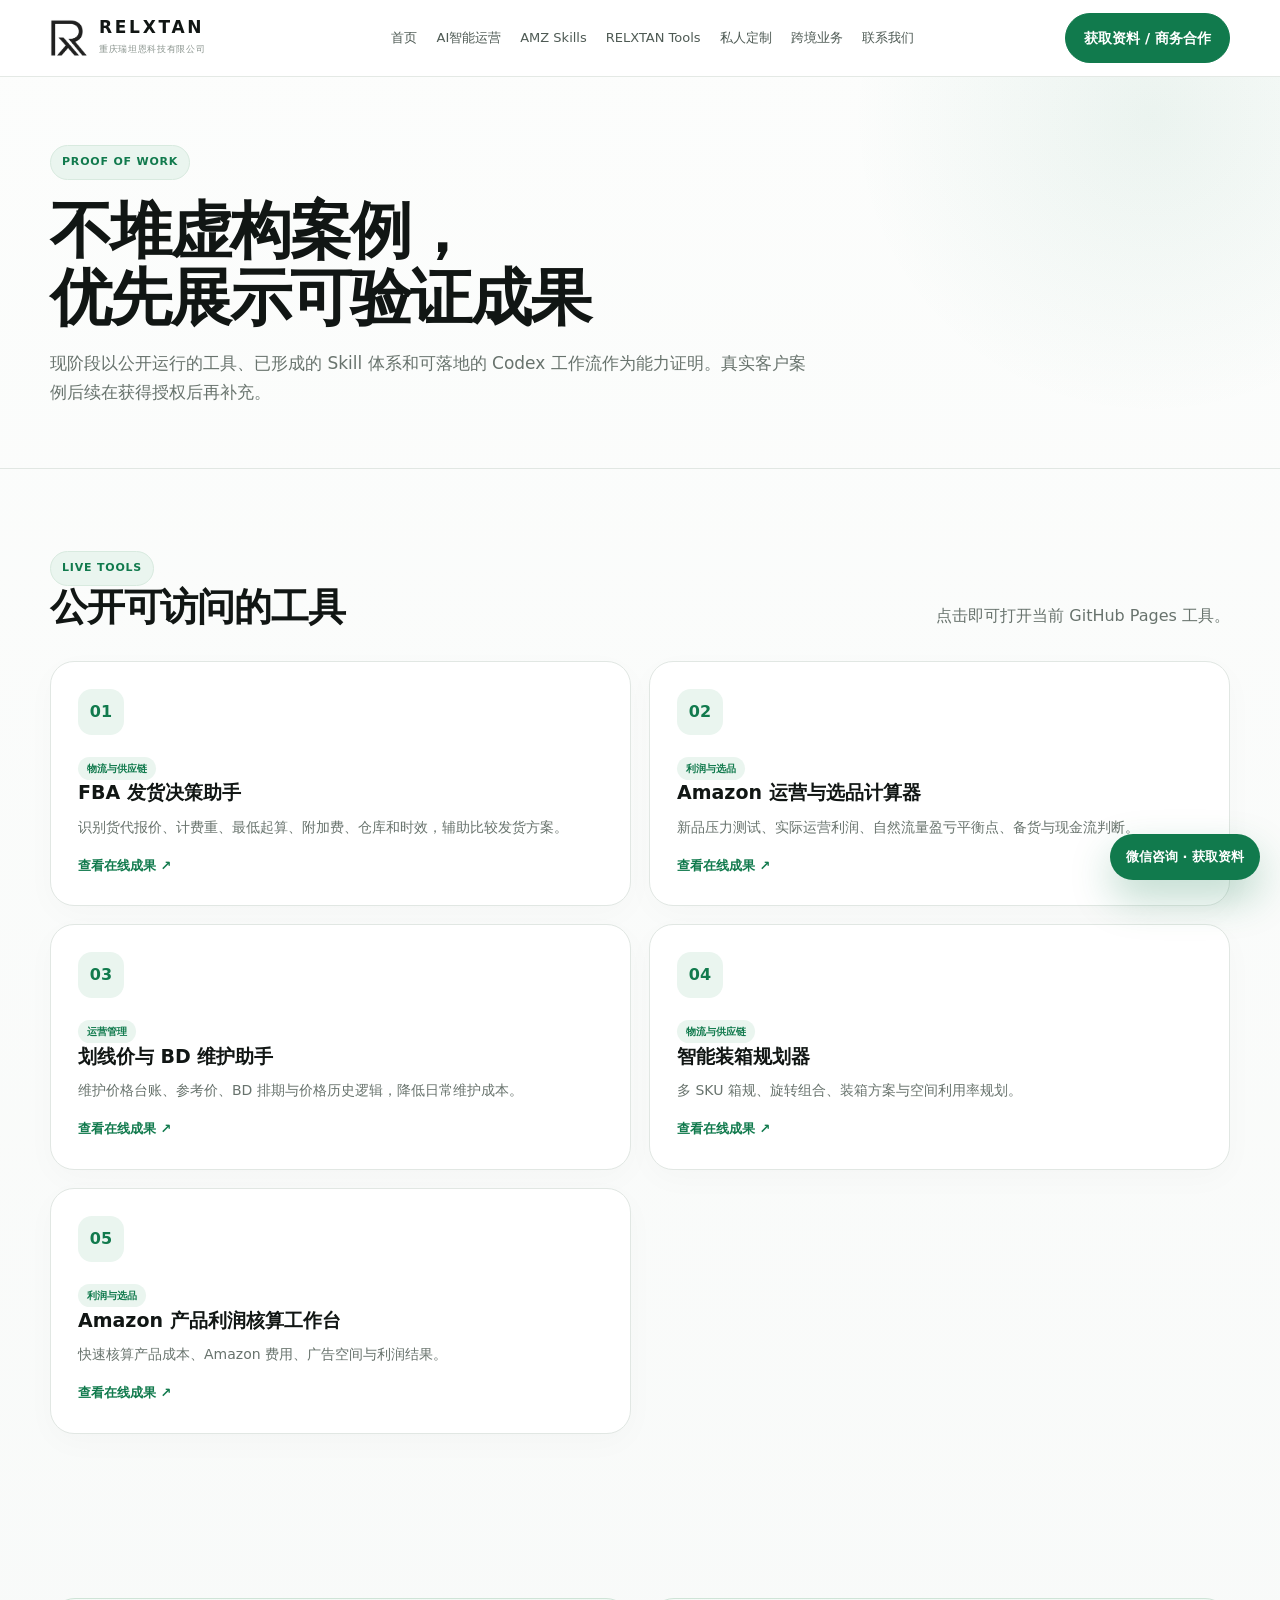
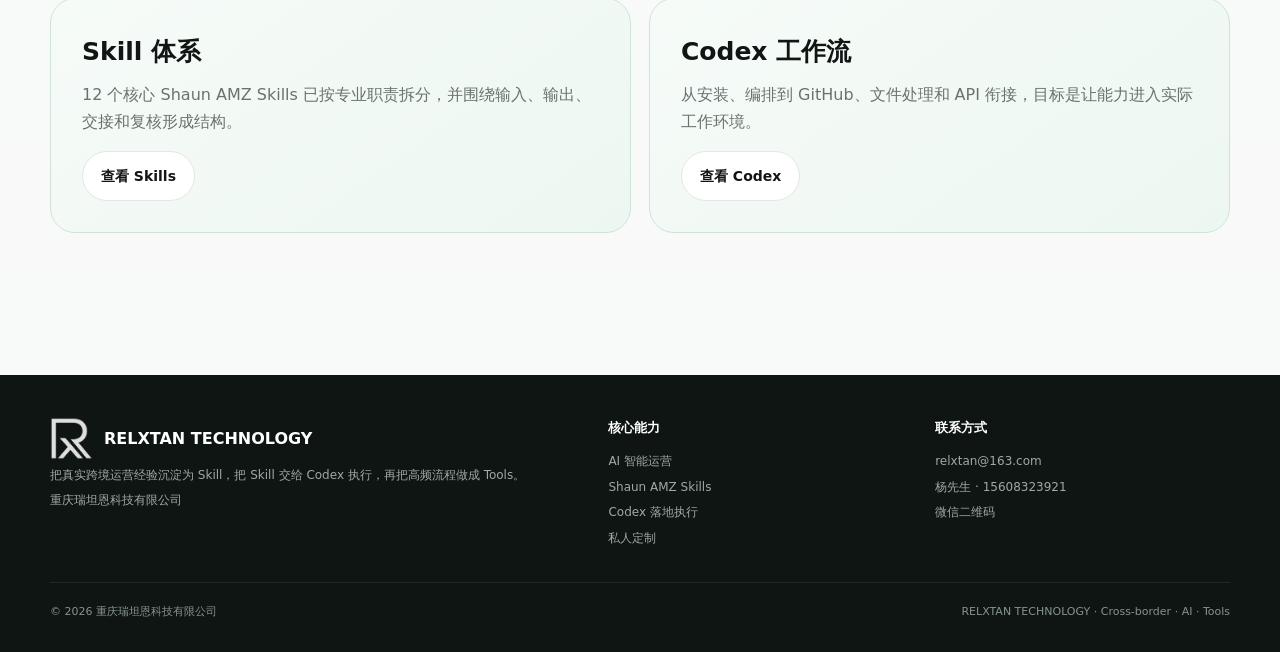
<file: cases.html>
<!doctype html>
<html lang="zh-CN">
<head>
<meta charset="UTF-8">
<meta name="viewport" content="width=device-width,initial-scale=1">
<meta name="theme-color" content="#117a4d">
<title>公开成果｜RELXTAN</title>
<meta name="description" content="展示公开可访问的 RELXTAN 运营工具、Shaun AMZ Skill 体系与 Codex 工作流成果。">
<meta property="og:type" content="website">
<meta property="og:title" content="公开成果｜RELXTAN">
<meta property="og:description" content="展示公开可访问的 RELXTAN 运营工具、Shaun AMZ Skill 体系与 Codex 工作流成果。">
<meta property="og:url" content="https://shuranyang211-ai.github.io/relxtan/">
<link rel="canonical" href="https://shuranyang211-ai.github.io/relxtan/">
<link rel="icon" type="image/png" href="[data-uri]">
<style>
:root{
  --bg:#f7f9f8;--panel:#ffffff;--ink:#111614;--muted:#68736d;--line:#e1e7e3;
  --green:#117a4d;--green-2:#0b5e3a;--soft:#eaf5ef;--dark:#101714;--dark-2:#16221c;
  --shadow:0 24px 70px rgba(17,32,25,.08);--radius:24px;--max:1180px;
}
*{box-sizing:border-box}
html{scroll-behavior:smooth}
body{margin:0;color:var(--ink);background:linear-gradient(180deg,#fcfdfc 0%,var(--bg) 100%);
font-family:Inter,"PingFang SC","Microsoft YaHei",system-ui,-apple-system,BlinkMacSystemFont,"Segoe UI",sans-serif;line-height:1.72}
a{color:inherit;text-decoration:none}
img{max-width:100%;display:block}
button,input,textarea{font:inherit}
.wrap{width:min(var(--max),calc(100% - 40px));margin:auto}
.nav{position:sticky;top:0;z-index:100;background:rgba(255,255,255,.92);backdrop-filter:blur(18px);border-bottom:1px solid rgba(225,231,227,.9)}
.nav-in{height:76px;display:flex;align-items:center;justify-content:space-between;gap:24px}
.brand{display:flex;align-items:center;gap:11px;min-width:190px}
.brand-symbol{width:38px;height:38px;object-fit:contain}
.brand-copy b{display:block;font-size:17px;letter-spacing:2.7px;line-height:1}
.brand-copy small{display:block;color:#8b958f;font-size:9px;letter-spacing:.65px;margin-top:6px}
.nav-links{display:flex;align-items:center;gap:19px;font-size:13px;color:#4e5a54}
.nav-links a{padding:26px 0 23px;border-bottom:2px solid transparent}
.nav-links a:hover,.nav-links a.active{color:var(--green);border-bottom-color:var(--green)}
.nav-actions{display:flex;align-items:center;gap:9px}
.menu-btn{display:none;width:42px;height:42px;border:1px solid var(--line);border-radius:13px;background:#fff;font-size:20px}
.btn{display:inline-flex;align-items:center;justify-content:center;gap:8px;padding:12px 18px;border-radius:999px;border:1px solid var(--line);background:#fff;font-size:14px;font-weight:800;transition:.2s}
.btn:hover{transform:translateY(-2px);box-shadow:0 10px 26px rgba(17,32,25,.08)}
.btn.primary{background:var(--green);color:white;border-color:var(--green)}
.btn.primary:hover{background:var(--green-2)}
.btn.dark{background:var(--dark);color:white;border-color:var(--dark)}
.eyebrow{display:inline-flex;align-items:center;gap:8px;padding:7px 11px;border-radius:999px;background:var(--soft);border:1px solid #d8eadf;color:var(--green);font-weight:850;font-size:11px;letter-spacing:.8px;text-transform:uppercase}
.hero{position:relative;overflow:hidden;padding:92px 0 72px}
.hero-grid{display:grid;grid-template-columns:1.08fr .92fr;gap:54px;align-items:center}
.hero h1{font-size:clamp(45px,6vw,76px);line-height:1.04;letter-spacing:-2.8px;margin:21px 0 18px}
.hero h1 .accent{color:var(--green)}
.hero-lead{font-size:18px;color:var(--muted);max-width:720px;margin:0 0 28px}
.hero-actions{display:flex;gap:11px;flex-wrap:wrap}
.micro-points{display:flex;flex-wrap:wrap;gap:13px 22px;margin-top:23px;color:#68756e;font-size:13px}
.micro-points span:before{content:"✓";color:var(--green);font-weight:900;margin-right:6px}
.brand-stage{min-height:510px;position:relative;border-radius:34px;background:linear-gradient(145deg,#fff,#edf4f0);border:1px solid var(--line);overflow:hidden;box-shadow:var(--shadow)}
.brand-watermark{position:absolute;width:92%;max-width:520px;right:-7%;top:2%;opacity:.045;filter:grayscale(1)}
.brand-card{position:absolute;left:34px;right:34px;bottom:34px;background:rgba(16,23,20,.96);color:white;border-radius:26px;padding:31px}
.brand-card h3{font-size:31px;line-height:1.18;margin:0 0 10px;letter-spacing:-.8px}
.brand-card p{color:#b9c8c0;margin:0}
.brand-logo-inline{height:48px;width:auto;max-width:200px;margin-bottom:48px;object-fit:contain}
.stats{display:grid;grid-template-columns:repeat(3,1fr);gap:10px;margin-top:24px}
.stat{padding:15px;border-radius:16px;border:1px solid rgba(255,255,255,.1);background:rgba(255,255,255,.05)}
.stat b{display:block;font-size:18px}.stat span{font-size:11px;color:#aebfb6}
section{padding:82px 0}
.section-head{display:flex;justify-content:space-between;align-items:flex-end;gap:28px;margin-bottom:31px}
.section-head h2{font-size:38px;line-height:1.14;letter-spacing:-1.2px;margin:0}
.section-head p{max-width:600px;color:var(--muted);margin:0}
.grid-2{display:grid;grid-template-columns:repeat(2,1fr);gap:18px}
.grid-3{display:grid;grid-template-columns:repeat(3,1fr);gap:18px}
.grid-4{display:grid;grid-template-columns:repeat(4,1fr);gap:15px}
.card{background:#fff;border:1px solid var(--line);border-radius:var(--radius);padding:27px;box-shadow:0 9px 32px rgba(17,32,25,.025);transition:.22s}
.card:hover{transform:translateY(-4px);box-shadow:var(--shadow);border-color:#c8dbd0}
.card-icon{width:46px;height:46px;border-radius:14px;background:var(--soft);color:var(--green);display:grid;place-items:center;font-weight:900;margin-bottom:18px}
.card h3{font-size:19px;line-height:1.35;margin:0 0 9px}
.card p{color:var(--muted);font-size:14px;margin:0}
.card .meta{margin-top:14px;display:flex;gap:8px;flex-wrap:wrap}
.pill{font-size:11px;font-weight:800;padding:6px 9px;border:1px solid var(--line);background:#fafcfb;border-radius:999px;color:#627069}
.link-arrow{display:inline-flex;margin-top:16px;color:var(--green);font-size:13px;font-weight:850}
.dark-panel{background:linear-gradient(145deg,var(--dark),var(--dark-2));color:white;border-radius:32px;padding:42px;position:relative;overflow:hidden}
.dark-panel:after{content:"";position:absolute;width:330px;height:330px;border:1px solid rgba(255,255,255,.08);border-radius:50%;right:-130px;top:-120px}
.dark-panel h2,.dark-panel h3{position:relative;z-index:2}
.dark-panel p{color:#b8c7bf;position:relative;z-index:2}
.flow{display:grid;gap:12px}
.flow-step{display:grid;grid-template-columns:52px 1fr;gap:15px;padding:18px;background:#fff;border:1px solid var(--line);border-radius:18px}
.flow-num{width:46px;height:46px;border-radius:14px;background:var(--soft);display:grid;place-items:center;color:var(--green);font-weight:900}
.flow-step h3{margin:1px 0 4px;font-size:17px}.flow-step p{margin:0;font-size:13px;color:var(--muted)}
.pipeline{display:flex;align-items:stretch;gap:9px;overflow:auto;padding-bottom:8px}
.pipe{min-width:165px;background:#fff;border:1px solid var(--line);border-radius:18px;padding:17px}
.pipe b{display:block;font-size:14px;margin-bottom:6px}.pipe small{color:var(--muted)}
.pipe-arrow{display:grid;place-items:center;color:#9aa59f;font-weight:900}
.callout{border:1px solid #cfe4d7;background:linear-gradient(145deg,#f6fbf8,#edf7f1);border-radius:25px;padding:31px}
.callout h3{font-size:25px;margin:0 0 8px}.callout p{margin:0;color:var(--muted)}
.tool-card .tool-top{display:flex;justify-content:space-between;gap:16px;align-items:flex-start}
.tool-badge{font-size:10px;font-weight:900;color:var(--green);background:var(--soft);padding:6px 9px;border-radius:999px;white-space:nowrap}
.custom-note{margin-top:15px;padding:13px 14px;border-radius:14px;background:#f8faf9;border:1px dashed #cfdbd4;color:#536159;font-size:12px}
.skill-grid{display:grid;grid-template-columns:repeat(2,1fr);gap:14px}
.skill-card{background:#fff;border:1px solid var(--line);border-radius:20px;padding:21px}
.skill-title{display:flex;justify-content:space-between;gap:14px;align-items:flex-start}
.skill-title h3{font-size:17px;margin:0}.skill-title .pill{white-space:nowrap}
.skill-card p{font-size:13px;color:var(--muted);margin:8px 0 14px}
.io{display:grid;grid-template-columns:1fr 1fr;gap:8px}
.io div{font-size:11px;padding:10px;border-radius:11px;background:#f7f9f8;border:1px solid #edf0ee}
.io b{display:block;font-size:10px;color:#8a958f;text-transform:uppercase;margin-bottom:2px}
.page-hero{padding:68px 0 44px;border-bottom:1px solid var(--line);background:radial-gradient(circle at 90% 10%,rgba(17,122,77,.07),transparent 25%)}
.page-hero h1{font-size:clamp(39px,5vw,62px);line-height:1.08;letter-spacing:-2px;margin:18px 0 14px}
.page-hero p{max-width:760px;color:var(--muted);font-size:17px}
.kicker{color:var(--green);font-weight:850}
.contact-grid{display:grid;grid-template-columns:1fr .82fr;gap:24px}
.contact-list{display:grid;gap:11px;margin-top:24px}
.contact-item{display:flex;gap:13px;align-items:center;padding:16px;border:1px solid var(--line);background:#fff;border-radius:17px}
.contact-item b{display:block}.contact-item small{color:var(--muted)}
.qr-card{background:#fff;border:1px solid var(--line);border-radius:28px;padding:28px;text-align:center}
.qr-card img{width:min(320px,100%);margin:0 auto 15px}
.qr-card h3{margin:0 0 4px}.qr-card p{color:var(--muted);margin:0;font-size:13px}
.case-card{display:flex;flex-direction:column;min-height:250px}.case-card .spacer{flex:1}
.footer{padding:42px 0 30px;background:#0f1512;color:#c9d2cd;margin-top:60px}
.footer-grid{display:grid;grid-template-columns:1.25fr .7fr .7fr;gap:32px}
.footer-logo{display:flex;align-items:center;gap:11px;color:white}.footer-logo img{width:43px;height:43px;object-fit:contain;filter:invert(1)}
.footer h4{font-size:13px;color:white;margin:0 0 12px}.footer a,.footer p{font-size:12px;color:#9eaaa4;margin:5px 0}
.footer-bottom{margin-top:28px;padding-top:20px;border-top:1px solid rgba(255,255,255,.08);display:flex;justify-content:space-between;gap:20px;color:#87948d;font-size:11px}
.float-contact{position:fixed;right:20px;bottom:20px;z-index:80;background:var(--green);color:white;padding:12px 16px;border-radius:999px;box-shadow:0 18px 40px rgba(17,122,77,.28);font-size:13px;font-weight:850}
.mobile-bar{display:none}
.notice{font-size:12px;color:#7b8780;margin-top:12px}
.article{background:#fff;border:1px solid var(--line);border-radius:24px;padding:28px}.article h3{margin:0 0 8px}.article p{color:var(--muted);font-size:14px}
.filter-row{display:flex;gap:8px;flex-wrap:wrap;margin-bottom:20px}
.filter-row button{border:1px solid var(--line);background:#fff;border-radius:999px;padding:8px 12px;font-size:12px;cursor:pointer}.filter-row button.active{background:var(--green);color:white;border-color:var(--green)}
.hidden{display:none!important}
@media(max-width:980px){
  .nav-links{display:none;position:absolute;top:76px;left:0;right:0;background:white;border-bottom:1px solid var(--line);padding:10px 20px 18px;flex-direction:column;align-items:stretch;gap:0}
  .nav-links.open{display:flex}.nav-links a{padding:12px 0;border-bottom:1px solid #eef1ef}.menu-btn{display:block}.nav-actions .btn{display:none}
  .hero-grid,.contact-grid,.footer-grid{grid-template-columns:1fr}.grid-4{grid-template-columns:repeat(2,1fr)}.grid-3{grid-template-columns:1fr 1fr}.section-head{align-items:flex-start;flex-direction:column}
  .brand-stage{min-height:420px}.skill-grid{grid-template-columns:1fr}
}
@media(max-width:650px){
  .wrap{width:min(var(--max),calc(100% - 24px))}.hero{padding:62px 0 42px}.hero h1{font-size:46px;letter-spacing:-1.8px}.hero-lead{font-size:16px}
  section{padding:62px 0}.grid-2,.grid-3,.grid-4{grid-template-columns:1fr}.stats{grid-template-columns:1fr 1fr}.stat:last-child{grid-column:1/-1}
  .brand-card{left:18px;right:18px;bottom:18px;padding:24px}.brand-card h3{font-size:26px}.brand-logo-inline{margin-bottom:32px}
  .dark-panel{padding:28px}.section-head h2{font-size:31px}.page-hero h1{font-size:40px}.io{grid-template-columns:1fr}
  .float-contact{display:none}.mobile-bar{display:flex;position:fixed;z-index:90;left:0;right:0;bottom:0;background:rgba(255,255,255,.97);border-top:1px solid var(--line);padding:9px 12px;gap:9px}.mobile-bar a{flex:1;text-align:center;border-radius:13px;padding:10px;font-size:12px;font-weight:850}.mobile-bar a:first-child{background:var(--green);color:white}.mobile-bar a:last-child{background:#fff;border:1px solid var(--line)}
  body{padding-bottom:65px}
}
</style>
<script type="application/ld+json">{"@context": "https://schema.org", "@type": "Organization", "name": "重庆瑞坦恩科技有限公司", "alternateName": "RELXTAN TECHNOLOGY", "url": "https://shuranyang211-ai.github.io/relxtan/", "email": "mailto:relxtan@163.com", "telephone": "+86-15608323921", "contactPoint": {"@type": "ContactPoint", "telephone": "+86-15608323921", "contactType": "business inquiries", "availableLanguage": ["zh-CN"]}}</script>
</head>
<body>

<header class="nav">
  <div class="wrap nav-in">
    <a class="brand" href="index.html" aria-label="RELXTAN 首页">
      <img class="brand-symbol" src="[data-uri]" alt="RELXTAN">
      <span class="brand-copy"><b>RELXTAN</b><small>重庆瑞坦恩科技有限公司</small></span>
    </a>
    <nav class="nav-links"><a href="index.html" class="">首页</a><a href="ai-operations.html" class="">AI智能运营</a><a href="skills.html" class="">AMZ Skills</a><a href="tools.html" class="">RELXTAN Tools</a><a href="custom.html" class="">私人定制</a><a href="cross-border.html" class="">跨境业务</a><a href="contact.html" class="">联系我们</a></nav>
    <div class="nav-actions">
      <a class="btn primary" href="contact.html">获取资料 / 商务合作</a>
      <button class="menu-btn" aria-label="打开导航">☰</button>
    </div>
  </div>
</header>

<main>
<section class="page-hero"><div class="wrap"><span class="eyebrow">PROOF OF WORK</span><h1>不堆虚构案例，<br>优先展示可验证成果</h1><p>现阶段以公开运行的工具、已形成的 Skill 体系和可落地的 Codex 工作流作为能力证明。真实客户案例后续在获得授权后再补充。</p></div></section>
<section><div class="wrap">
  <div class="section-head"><div><span class="eyebrow">Live Tools</span><h2>公开可访问的工具</h2></div><p>点击即可打开当前 GitHub Pages 工具。</p></div>
  <div class="grid-2">
  <div class="card"><div class="tool-top"><div class="card-icon">01</div><span class="tool-badge">物流与供应链</span></div><h3>FBA 发货决策助手</h3><p>识别货代报价、计费重、最低起算、附加费、仓库和时效，辅助比较发货方案。</p><a class="link-arrow" href="https://shuranyang211-ai.github.io/FBA/" target="_blank" rel="noopener">查看在线成果 ↗</a></div><div class="card"><div class="tool-top"><div class="card-icon">02</div><span class="tool-badge">利润与选品</span></div><h3>Amazon 运营与选品计算器</h3><p>新品压力测试、实际运营利润、自然流量盈亏平衡点、备货与现金流判断。</p><a class="link-arrow" href="https://shuranyang211-ai.github.io/Calc/" target="_blank" rel="noopener">查看在线成果 ↗</a></div><div class="card"><div class="tool-top"><div class="card-icon">03</div><span class="tool-badge">运营管理</span></div><h3>划线价与 BD 维护助手</h3><p>维护价格台账、参考价、BD 排期与价格历史逻辑，降低日常维护成本。</p><a class="link-arrow" href="https://shuranyang211-ai.github.io/BD/" target="_blank" rel="noopener">查看在线成果 ↗</a></div><div class="card"><div class="tool-top"><div class="card-icon">04</div><span class="tool-badge">物流与供应链</span></div><h3>智能装箱规划器</h3><p>多 SKU 箱规、旋转组合、装箱方案与空间利用率规划。</p><a class="link-arrow" href="https://shuranyang211-ai.github.io/ZXJS/" target="_blank" rel="noopener">查看在线成果 ↗</a></div><div class="card"><div class="tool-top"><div class="card-icon">05</div><span class="tool-badge">利润与选品</span></div><h3>Amazon 产品利润核算工作台</h3><p>快速核算产品成本、Amazon 费用、广告空间与利润结果。</p><a class="link-arrow" href="https://shuranyang211-ai.github.io/AMZcalc/" target="_blank" rel="noopener">查看在线成果 ↗</a></div>
  </div>
</div></section>
<section><div class="wrap">
  <div class="grid-2">
    <div class="callout"><h3>Skill 体系</h3><p>12 个核心 Shaun AMZ Skills 已按专业职责拆分，并围绕输入、输出、交接和复核形成结构。</p><div style="margin-top:15px"><a class="btn" href="skills.html">查看 Skills</a></div></div>
    <div class="callout"><h3>Codex 工作流</h3><p>从安装、编排到 GitHub、文件处理和 API 衔接，目标是让能力进入实际工作环境。</p><div style="margin-top:15px"><a class="btn" href="codex.html">查看 Codex</a></div></div>
  </div>
</div></section>
</main>

<a class="float-contact" href="contact.html">微信咨询 · 获取资料</a>
<div class="mobile-bar"><a href="contact.html">微信咨询</a><a href="tel:15608323921">电话联系</a></div>
<footer class="footer">
  <div class="wrap">
    <div class="footer-grid">
      <div>
        <div class="footer-logo"><img src="[data-uri]" alt=""><strong>RELXTAN TECHNOLOGY</strong></div>
        <p>把真实跨境运营经验沉淀为 Skill，把 Skill 交给 Codex 执行，再把高频流程做成 Tools。</p>
        <p>重庆瑞坦恩科技有限公司</p>
      </div>
      <div>
        <h4>核心能力</h4>
        <p><a href="ai-operations.html">AI 智能运营</a></p>
        <p><a href="skills.html">Shaun AMZ Skills</a></p>
        <p><a href="codex.html">Codex 落地执行</a></p>
        <p><a href="custom.html">私人定制</a></p>
      </div>
      <div>
        <h4>联系方式</h4>
        <p><a href="mailto:relxtan@163.com">relxtan@163.com</a></p>
        <p><a href="tel:15608323921">杨先生 · 15608323921</a></p>
        <p><a href="contact.html">微信二维码</a></p>
      </div>
    </div>
    <div class="footer-bottom"><span>© 2026 重庆瑞坦恩科技有限公司</span><span>RELXTAN TECHNOLOGY · Cross-border · AI · Tools</span></div>
  </div>
</footer>

<script>
document.addEventListener('DOMContentLoaded',()=>{
  const menu=document.querySelector('.menu-btn');
  const links=document.querySelector('.nav-links');
  if(menu&&links){menu.addEventListener('click',()=>links.classList.toggle('open'));}
  document.querySelectorAll('[data-filter]').forEach(btn=>{
    btn.addEventListener('click',()=>{
      const group=btn.closest('.filter-row');
      group.querySelectorAll('button').forEach(b=>b.classList.remove('active'));
      btn.classList.add('active');
      const v=btn.dataset.filter;
      document.querySelectorAll('[data-cat]').forEach(card=>{
        card.classList.toggle('hidden',v!=='全部'&&card.dataset.cat!==v);
      });
    });
  });
});
</script>
</body>
</html>
</file>
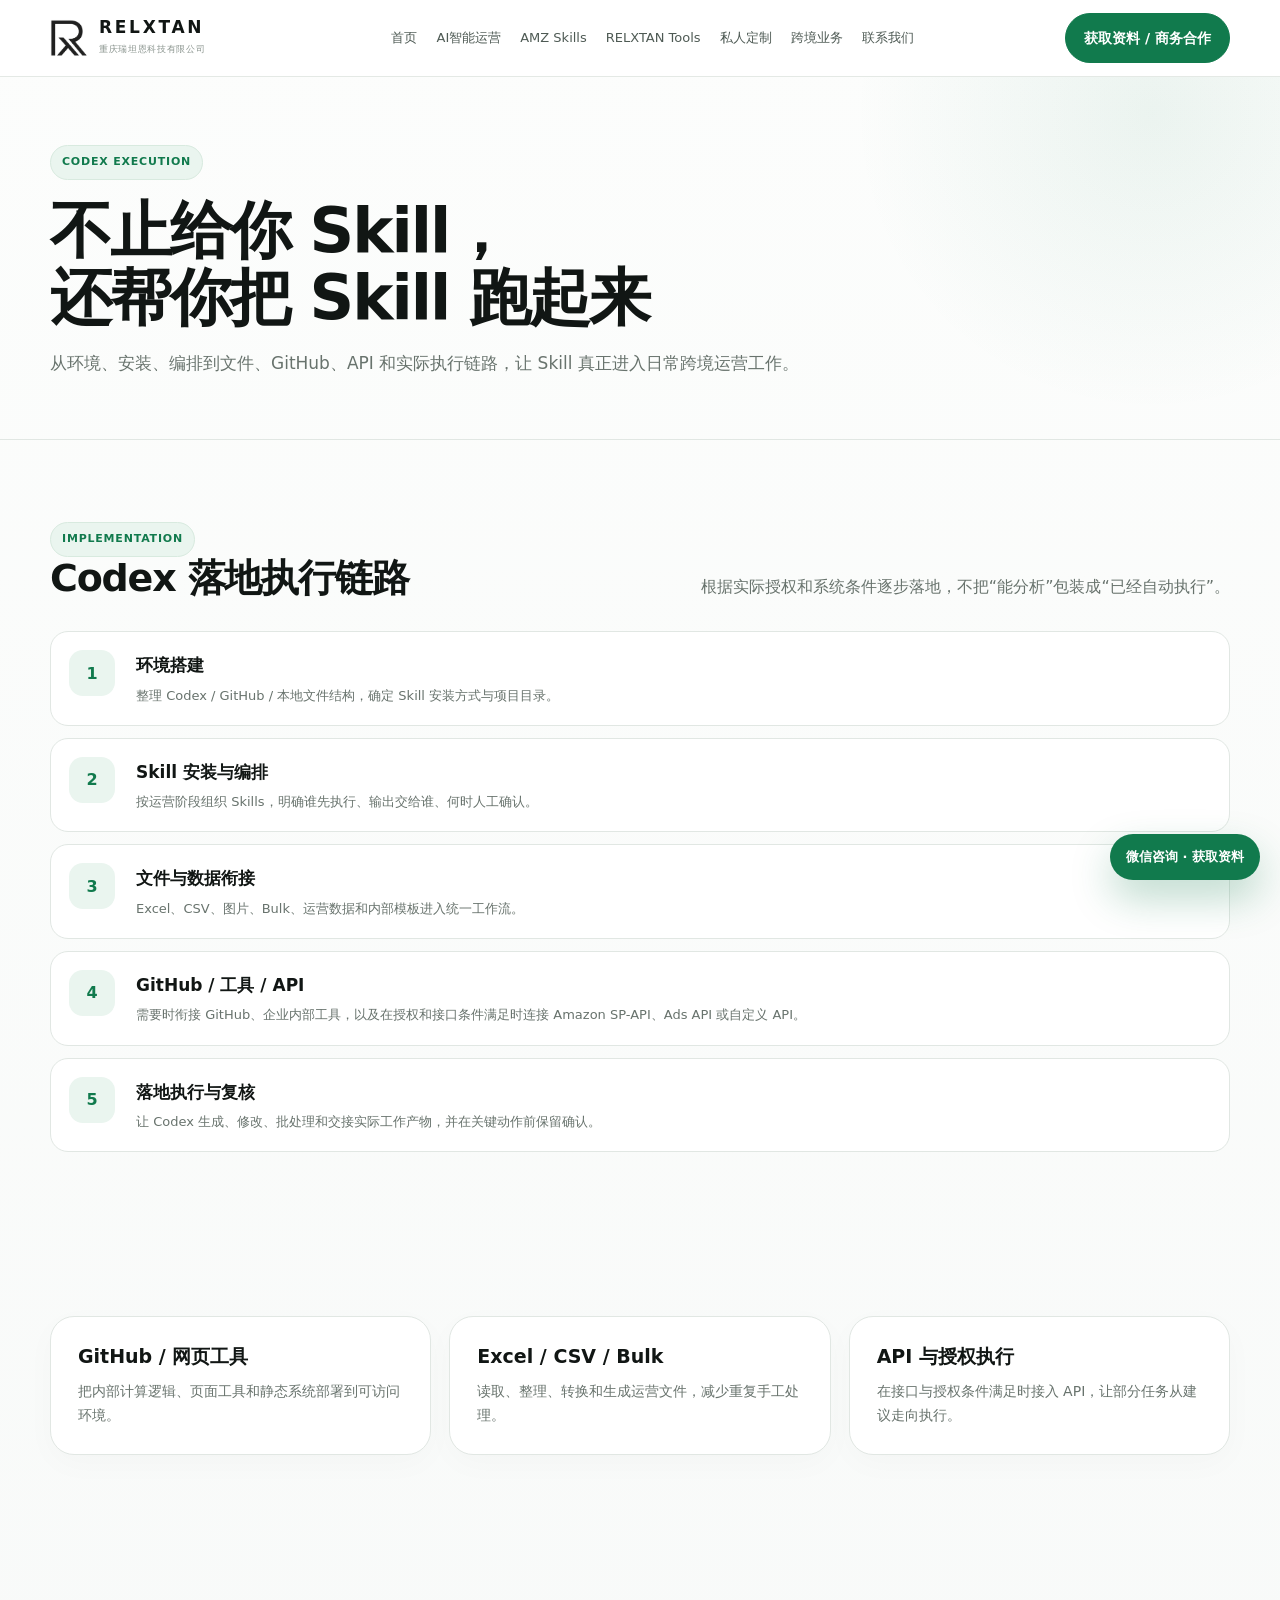
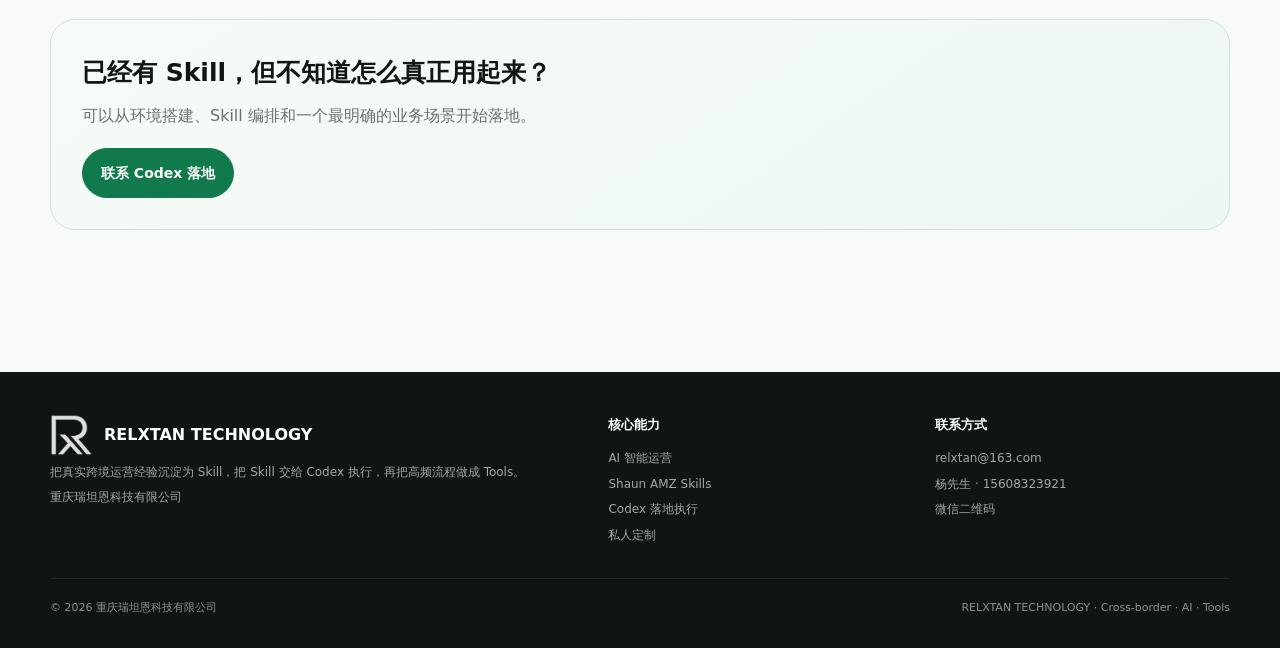
<file: codex.html>
<!doctype html>
<html lang="zh-CN">
<head>
<meta charset="UTF-8">
<meta name="viewport" content="width=device-width,initial-scale=1">
<meta name="theme-color" content="#117a4d">
<title>Codex 落地执行｜RELXTAN</title>
<meta name="description" content="Codex 环境搭建、Skill 安装编排、文件、GitHub、API 与跨境运营工作流落地。">
<meta property="og:type" content="website">
<meta property="og:title" content="Codex 落地执行｜RELXTAN">
<meta property="og:description" content="Codex 环境搭建、Skill 安装编排、文件、GitHub、API 与跨境运营工作流落地。">
<meta property="og:url" content="https://shuranyang211-ai.github.io/relxtan/">
<link rel="canonical" href="https://shuranyang211-ai.github.io/relxtan/">
<link rel="icon" type="image/png" href="[data-uri]">
<style>
:root{
  --bg:#f7f9f8;--panel:#ffffff;--ink:#111614;--muted:#68736d;--line:#e1e7e3;
  --green:#117a4d;--green-2:#0b5e3a;--soft:#eaf5ef;--dark:#101714;--dark-2:#16221c;
  --shadow:0 24px 70px rgba(17,32,25,.08);--radius:24px;--max:1180px;
}
*{box-sizing:border-box}
html{scroll-behavior:smooth}
body{margin:0;color:var(--ink);background:linear-gradient(180deg,#fcfdfc 0%,var(--bg) 100%);
font-family:Inter,"PingFang SC","Microsoft YaHei",system-ui,-apple-system,BlinkMacSystemFont,"Segoe UI",sans-serif;line-height:1.72}
a{color:inherit;text-decoration:none}
img{max-width:100%;display:block}
button,input,textarea{font:inherit}
.wrap{width:min(var(--max),calc(100% - 40px));margin:auto}
.nav{position:sticky;top:0;z-index:100;background:rgba(255,255,255,.92);backdrop-filter:blur(18px);border-bottom:1px solid rgba(225,231,227,.9)}
.nav-in{height:76px;display:flex;align-items:center;justify-content:space-between;gap:24px}
.brand{display:flex;align-items:center;gap:11px;min-width:190px}
.brand-symbol{width:38px;height:38px;object-fit:contain}
.brand-copy b{display:block;font-size:17px;letter-spacing:2.7px;line-height:1}
.brand-copy small{display:block;color:#8b958f;font-size:9px;letter-spacing:.65px;margin-top:6px}
.nav-links{display:flex;align-items:center;gap:19px;font-size:13px;color:#4e5a54}
.nav-links a{padding:26px 0 23px;border-bottom:2px solid transparent}
.nav-links a:hover,.nav-links a.active{color:var(--green);border-bottom-color:var(--green)}
.nav-actions{display:flex;align-items:center;gap:9px}
.menu-btn{display:none;width:42px;height:42px;border:1px solid var(--line);border-radius:13px;background:#fff;font-size:20px}
.btn{display:inline-flex;align-items:center;justify-content:center;gap:8px;padding:12px 18px;border-radius:999px;border:1px solid var(--line);background:#fff;font-size:14px;font-weight:800;transition:.2s}
.btn:hover{transform:translateY(-2px);box-shadow:0 10px 26px rgba(17,32,25,.08)}
.btn.primary{background:var(--green);color:white;border-color:var(--green)}
.btn.primary:hover{background:var(--green-2)}
.btn.dark{background:var(--dark);color:white;border-color:var(--dark)}
.eyebrow{display:inline-flex;align-items:center;gap:8px;padding:7px 11px;border-radius:999px;background:var(--soft);border:1px solid #d8eadf;color:var(--green);font-weight:850;font-size:11px;letter-spacing:.8px;text-transform:uppercase}
.hero{position:relative;overflow:hidden;padding:92px 0 72px}
.hero-grid{display:grid;grid-template-columns:1.08fr .92fr;gap:54px;align-items:center}
.hero h1{font-size:clamp(45px,6vw,76px);line-height:1.04;letter-spacing:-2.8px;margin:21px 0 18px}
.hero h1 .accent{color:var(--green)}
.hero-lead{font-size:18px;color:var(--muted);max-width:720px;margin:0 0 28px}
.hero-actions{display:flex;gap:11px;flex-wrap:wrap}
.micro-points{display:flex;flex-wrap:wrap;gap:13px 22px;margin-top:23px;color:#68756e;font-size:13px}
.micro-points span:before{content:"✓";color:var(--green);font-weight:900;margin-right:6px}
.brand-stage{min-height:510px;position:relative;border-radius:34px;background:linear-gradient(145deg,#fff,#edf4f0);border:1px solid var(--line);overflow:hidden;box-shadow:var(--shadow)}
.brand-watermark{position:absolute;width:92%;max-width:520px;right:-7%;top:2%;opacity:.045;filter:grayscale(1)}
.brand-card{position:absolute;left:34px;right:34px;bottom:34px;background:rgba(16,23,20,.96);color:white;border-radius:26px;padding:31px}
.brand-card h3{font-size:31px;line-height:1.18;margin:0 0 10px;letter-spacing:-.8px}
.brand-card p{color:#b9c8c0;margin:0}
.brand-logo-inline{height:48px;width:auto;max-width:200px;margin-bottom:48px;object-fit:contain}
.stats{display:grid;grid-template-columns:repeat(3,1fr);gap:10px;margin-top:24px}
.stat{padding:15px;border-radius:16px;border:1px solid rgba(255,255,255,.1);background:rgba(255,255,255,.05)}
.stat b{display:block;font-size:18px}.stat span{font-size:11px;color:#aebfb6}
section{padding:82px 0}
.section-head{display:flex;justify-content:space-between;align-items:flex-end;gap:28px;margin-bottom:31px}
.section-head h2{font-size:38px;line-height:1.14;letter-spacing:-1.2px;margin:0}
.section-head p{max-width:600px;color:var(--muted);margin:0}
.grid-2{display:grid;grid-template-columns:repeat(2,1fr);gap:18px}
.grid-3{display:grid;grid-template-columns:repeat(3,1fr);gap:18px}
.grid-4{display:grid;grid-template-columns:repeat(4,1fr);gap:15px}
.card{background:#fff;border:1px solid var(--line);border-radius:var(--radius);padding:27px;box-shadow:0 9px 32px rgba(17,32,25,.025);transition:.22s}
.card:hover{transform:translateY(-4px);box-shadow:var(--shadow);border-color:#c8dbd0}
.card-icon{width:46px;height:46px;border-radius:14px;background:var(--soft);color:var(--green);display:grid;place-items:center;font-weight:900;margin-bottom:18px}
.card h3{font-size:19px;line-height:1.35;margin:0 0 9px}
.card p{color:var(--muted);font-size:14px;margin:0}
.card .meta{margin-top:14px;display:flex;gap:8px;flex-wrap:wrap}
.pill{font-size:11px;font-weight:800;padding:6px 9px;border:1px solid var(--line);background:#fafcfb;border-radius:999px;color:#627069}
.link-arrow{display:inline-flex;margin-top:16px;color:var(--green);font-size:13px;font-weight:850}
.dark-panel{background:linear-gradient(145deg,var(--dark),var(--dark-2));color:white;border-radius:32px;padding:42px;position:relative;overflow:hidden}
.dark-panel:after{content:"";position:absolute;width:330px;height:330px;border:1px solid rgba(255,255,255,.08);border-radius:50%;right:-130px;top:-120px}
.dark-panel h2,.dark-panel h3{position:relative;z-index:2}
.dark-panel p{color:#b8c7bf;position:relative;z-index:2}
.flow{display:grid;gap:12px}
.flow-step{display:grid;grid-template-columns:52px 1fr;gap:15px;padding:18px;background:#fff;border:1px solid var(--line);border-radius:18px}
.flow-num{width:46px;height:46px;border-radius:14px;background:var(--soft);display:grid;place-items:center;color:var(--green);font-weight:900}
.flow-step h3{margin:1px 0 4px;font-size:17px}.flow-step p{margin:0;font-size:13px;color:var(--muted)}
.pipeline{display:flex;align-items:stretch;gap:9px;overflow:auto;padding-bottom:8px}
.pipe{min-width:165px;background:#fff;border:1px solid var(--line);border-radius:18px;padding:17px}
.pipe b{display:block;font-size:14px;margin-bottom:6px}.pipe small{color:var(--muted)}
.pipe-arrow{display:grid;place-items:center;color:#9aa59f;font-weight:900}
.callout{border:1px solid #cfe4d7;background:linear-gradient(145deg,#f6fbf8,#edf7f1);border-radius:25px;padding:31px}
.callout h3{font-size:25px;margin:0 0 8px}.callout p{margin:0;color:var(--muted)}
.tool-card .tool-top{display:flex;justify-content:space-between;gap:16px;align-items:flex-start}
.tool-badge{font-size:10px;font-weight:900;color:var(--green);background:var(--soft);padding:6px 9px;border-radius:999px;white-space:nowrap}
.custom-note{margin-top:15px;padding:13px 14px;border-radius:14px;background:#f8faf9;border:1px dashed #cfdbd4;color:#536159;font-size:12px}
.skill-grid{display:grid;grid-template-columns:repeat(2,1fr);gap:14px}
.skill-card{background:#fff;border:1px solid var(--line);border-radius:20px;padding:21px}
.skill-title{display:flex;justify-content:space-between;gap:14px;align-items:flex-start}
.skill-title h3{font-size:17px;margin:0}.skill-title .pill{white-space:nowrap}
.skill-card p{font-size:13px;color:var(--muted);margin:8px 0 14px}
.io{display:grid;grid-template-columns:1fr 1fr;gap:8px}
.io div{font-size:11px;padding:10px;border-radius:11px;background:#f7f9f8;border:1px solid #edf0ee}
.io b{display:block;font-size:10px;color:#8a958f;text-transform:uppercase;margin-bottom:2px}
.page-hero{padding:68px 0 44px;border-bottom:1px solid var(--line);background:radial-gradient(circle at 90% 10%,rgba(17,122,77,.07),transparent 25%)}
.page-hero h1{font-size:clamp(39px,5vw,62px);line-height:1.08;letter-spacing:-2px;margin:18px 0 14px}
.page-hero p{max-width:760px;color:var(--muted);font-size:17px}
.kicker{color:var(--green);font-weight:850}
.contact-grid{display:grid;grid-template-columns:1fr .82fr;gap:24px}
.contact-list{display:grid;gap:11px;margin-top:24px}
.contact-item{display:flex;gap:13px;align-items:center;padding:16px;border:1px solid var(--line);background:#fff;border-radius:17px}
.contact-item b{display:block}.contact-item small{color:var(--muted)}
.qr-card{background:#fff;border:1px solid var(--line);border-radius:28px;padding:28px;text-align:center}
.qr-card img{width:min(320px,100%);margin:0 auto 15px}
.qr-card h3{margin:0 0 4px}.qr-card p{color:var(--muted);margin:0;font-size:13px}
.case-card{display:flex;flex-direction:column;min-height:250px}.case-card .spacer{flex:1}
.footer{padding:42px 0 30px;background:#0f1512;color:#c9d2cd;margin-top:60px}
.footer-grid{display:grid;grid-template-columns:1.25fr .7fr .7fr;gap:32px}
.footer-logo{display:flex;align-items:center;gap:11px;color:white}.footer-logo img{width:43px;height:43px;object-fit:contain;filter:invert(1)}
.footer h4{font-size:13px;color:white;margin:0 0 12px}.footer a,.footer p{font-size:12px;color:#9eaaa4;margin:5px 0}
.footer-bottom{margin-top:28px;padding-top:20px;border-top:1px solid rgba(255,255,255,.08);display:flex;justify-content:space-between;gap:20px;color:#87948d;font-size:11px}
.float-contact{position:fixed;right:20px;bottom:20px;z-index:80;background:var(--green);color:white;padding:12px 16px;border-radius:999px;box-shadow:0 18px 40px rgba(17,122,77,.28);font-size:13px;font-weight:850}
.mobile-bar{display:none}
.notice{font-size:12px;color:#7b8780;margin-top:12px}
.article{background:#fff;border:1px solid var(--line);border-radius:24px;padding:28px}.article h3{margin:0 0 8px}.article p{color:var(--muted);font-size:14px}
.filter-row{display:flex;gap:8px;flex-wrap:wrap;margin-bottom:20px}
.filter-row button{border:1px solid var(--line);background:#fff;border-radius:999px;padding:8px 12px;font-size:12px;cursor:pointer}.filter-row button.active{background:var(--green);color:white;border-color:var(--green)}
.hidden{display:none!important}
@media(max-width:980px){
  .nav-links{display:none;position:absolute;top:76px;left:0;right:0;background:white;border-bottom:1px solid var(--line);padding:10px 20px 18px;flex-direction:column;align-items:stretch;gap:0}
  .nav-links.open{display:flex}.nav-links a{padding:12px 0;border-bottom:1px solid #eef1ef}.menu-btn{display:block}.nav-actions .btn{display:none}
  .hero-grid,.contact-grid,.footer-grid{grid-template-columns:1fr}.grid-4{grid-template-columns:repeat(2,1fr)}.grid-3{grid-template-columns:1fr 1fr}.section-head{align-items:flex-start;flex-direction:column}
  .brand-stage{min-height:420px}.skill-grid{grid-template-columns:1fr}
}
@media(max-width:650px){
  .wrap{width:min(var(--max),calc(100% - 24px))}.hero{padding:62px 0 42px}.hero h1{font-size:46px;letter-spacing:-1.8px}.hero-lead{font-size:16px}
  section{padding:62px 0}.grid-2,.grid-3,.grid-4{grid-template-columns:1fr}.stats{grid-template-columns:1fr 1fr}.stat:last-child{grid-column:1/-1}
  .brand-card{left:18px;right:18px;bottom:18px;padding:24px}.brand-card h3{font-size:26px}.brand-logo-inline{margin-bottom:32px}
  .dark-panel{padding:28px}.section-head h2{font-size:31px}.page-hero h1{font-size:40px}.io{grid-template-columns:1fr}
  .float-contact{display:none}.mobile-bar{display:flex;position:fixed;z-index:90;left:0;right:0;bottom:0;background:rgba(255,255,255,.97);border-top:1px solid var(--line);padding:9px 12px;gap:9px}.mobile-bar a{flex:1;text-align:center;border-radius:13px;padding:10px;font-size:12px;font-weight:850}.mobile-bar a:first-child{background:var(--green);color:white}.mobile-bar a:last-child{background:#fff;border:1px solid var(--line)}
  body{padding-bottom:65px}
}
</style>
<script type="application/ld+json">{"@context": "https://schema.org", "@type": "Organization", "name": "重庆瑞坦恩科技有限公司", "alternateName": "RELXTAN TECHNOLOGY", "url": "https://shuranyang211-ai.github.io/relxtan/", "email": "mailto:relxtan@163.com", "telephone": "+86-15608323921", "contactPoint": {"@type": "ContactPoint", "telephone": "+86-15608323921", "contactType": "business inquiries", "availableLanguage": ["zh-CN"]}}</script>
</head>
<body>

<header class="nav">
  <div class="wrap nav-in">
    <a class="brand" href="index.html" aria-label="RELXTAN 首页">
      <img class="brand-symbol" src="[data-uri]" alt="RELXTAN">
      <span class="brand-copy"><b>RELXTAN</b><small>重庆瑞坦恩科技有限公司</small></span>
    </a>
    <nav class="nav-links"><a href="index.html" class="">首页</a><a href="ai-operations.html" class="">AI智能运营</a><a href="skills.html" class="">AMZ Skills</a><a href="tools.html" class="">RELXTAN Tools</a><a href="custom.html" class="">私人定制</a><a href="cross-border.html" class="">跨境业务</a><a href="contact.html" class="">联系我们</a></nav>
    <div class="nav-actions">
      <a class="btn primary" href="contact.html">获取资料 / 商务合作</a>
      <button class="menu-btn" aria-label="打开导航">☰</button>
    </div>
  </div>
</header>

<main>
<section class="page-hero"><div class="wrap"><span class="eyebrow">CODEX EXECUTION</span><h1>不止给你 Skill，<br>还帮你把 Skill 跑起来</h1><p>从环境、安装、编排到文件、GitHub、API 和实际执行链路，让 Skill 真正进入日常跨境运营工作。</p></div></section>
<section><div class="wrap">
  <div class="section-head"><div><span class="eyebrow">Implementation</span><h2>Codex 落地执行链路</h2></div><p>根据实际授权和系统条件逐步落地，不把“能分析”包装成“已经自动执行”。</p></div>
  <div class="flow">
    <div class="flow-step"><div class="flow-num">1</div><div><h3>环境搭建</h3><p>整理 Codex / GitHub / 本地文件结构，确定 Skill 安装方式与项目目录。</p></div></div>
    <div class="flow-step"><div class="flow-num">2</div><div><h3>Skill 安装与编排</h3><p>按运营阶段组织 Skills，明确谁先执行、输出交给谁、何时人工确认。</p></div></div>
    <div class="flow-step"><div class="flow-num">3</div><div><h3>文件与数据衔接</h3><p>Excel、CSV、图片、Bulk、运营数据和内部模板进入统一工作流。</p></div></div>
    <div class="flow-step"><div class="flow-num">4</div><div><h3>GitHub / 工具 / API</h3><p>需要时衔接 GitHub、企业内部工具，以及在授权和接口条件满足时连接 Amazon SP-API、Ads API 或自定义 API。</p></div></div>
    <div class="flow-step"><div class="flow-num">5</div><div><h3>落地执行与复核</h3><p>让 Codex 生成、修改、批处理和交接实际工作产物，并在关键动作前保留确认。</p></div></div>
  </div>
</div></section>
<section><div class="wrap">
  <div class="grid-3">
    <div class="card"><h3>GitHub / 网页工具</h3><p>把内部计算逻辑、页面工具和静态系统部署到可访问环境。</p></div>
    <div class="card"><h3>Excel / CSV / Bulk</h3><p>读取、整理、转换和生成运营文件，减少重复手工处理。</p></div>
    <div class="card"><h3>API 与授权执行</h3><p>在接口与授权条件满足时接入 API，让部分任务从建议走向执行。</p></div>
  </div>
</div></section>
<section><div class="wrap"><div class="callout"><h3>已经有 Skill，但不知道怎么真正用起来？</h3><p>可以从环境搭建、Skill 编排和一个最明确的业务场景开始落地。</p><div style="margin-top:18px"><a class="btn primary" href="contact.html">联系 Codex 落地</a></div></div></div></section>
</main>

<a class="float-contact" href="contact.html">微信咨询 · 获取资料</a>
<div class="mobile-bar"><a href="contact.html">微信咨询</a><a href="tel:15608323921">电话联系</a></div>
<footer class="footer">
  <div class="wrap">
    <div class="footer-grid">
      <div>
        <div class="footer-logo"><img src="[data-uri]" alt=""><strong>RELXTAN TECHNOLOGY</strong></div>
        <p>把真实跨境运营经验沉淀为 Skill，把 Skill 交给 Codex 执行，再把高频流程做成 Tools。</p>
        <p>重庆瑞坦恩科技有限公司</p>
      </div>
      <div>
        <h4>核心能力</h4>
        <p><a href="ai-operations.html">AI 智能运营</a></p>
        <p><a href="skills.html">Shaun AMZ Skills</a></p>
        <p><a href="codex.html">Codex 落地执行</a></p>
        <p><a href="custom.html">私人定制</a></p>
      </div>
      <div>
        <h4>联系方式</h4>
        <p><a href="mailto:relxtan@163.com">relxtan@163.com</a></p>
        <p><a href="tel:15608323921">杨先生 · 15608323921</a></p>
        <p><a href="contact.html">微信二维码</a></p>
      </div>
    </div>
    <div class="footer-bottom"><span>© 2026 重庆瑞坦恩科技有限公司</span><span>RELXTAN TECHNOLOGY · Cross-border · AI · Tools</span></div>
  </div>
</footer>

<script>
document.addEventListener('DOMContentLoaded',()=>{
  const menu=document.querySelector('.menu-btn');
  const links=document.querySelector('.nav-links');
  if(menu&&links){menu.addEventListener('click',()=>links.classList.toggle('open'));}
  document.querySelectorAll('[data-filter]').forEach(btn=>{
    btn.addEventListener('click',()=>{
      const group=btn.closest('.filter-row');
      group.querySelectorAll('button').forEach(b=>b.classList.remove('active'));
      btn.classList.add('active');
      const v=btn.dataset.filter;
      document.querySelectorAll('[data-cat]').forEach(card=>{
        card.classList.toggle('hidden',v!=='全部'&&card.dataset.cat!==v);
      });
    });
  });
});
</script>
</body>
</html>
</file>
